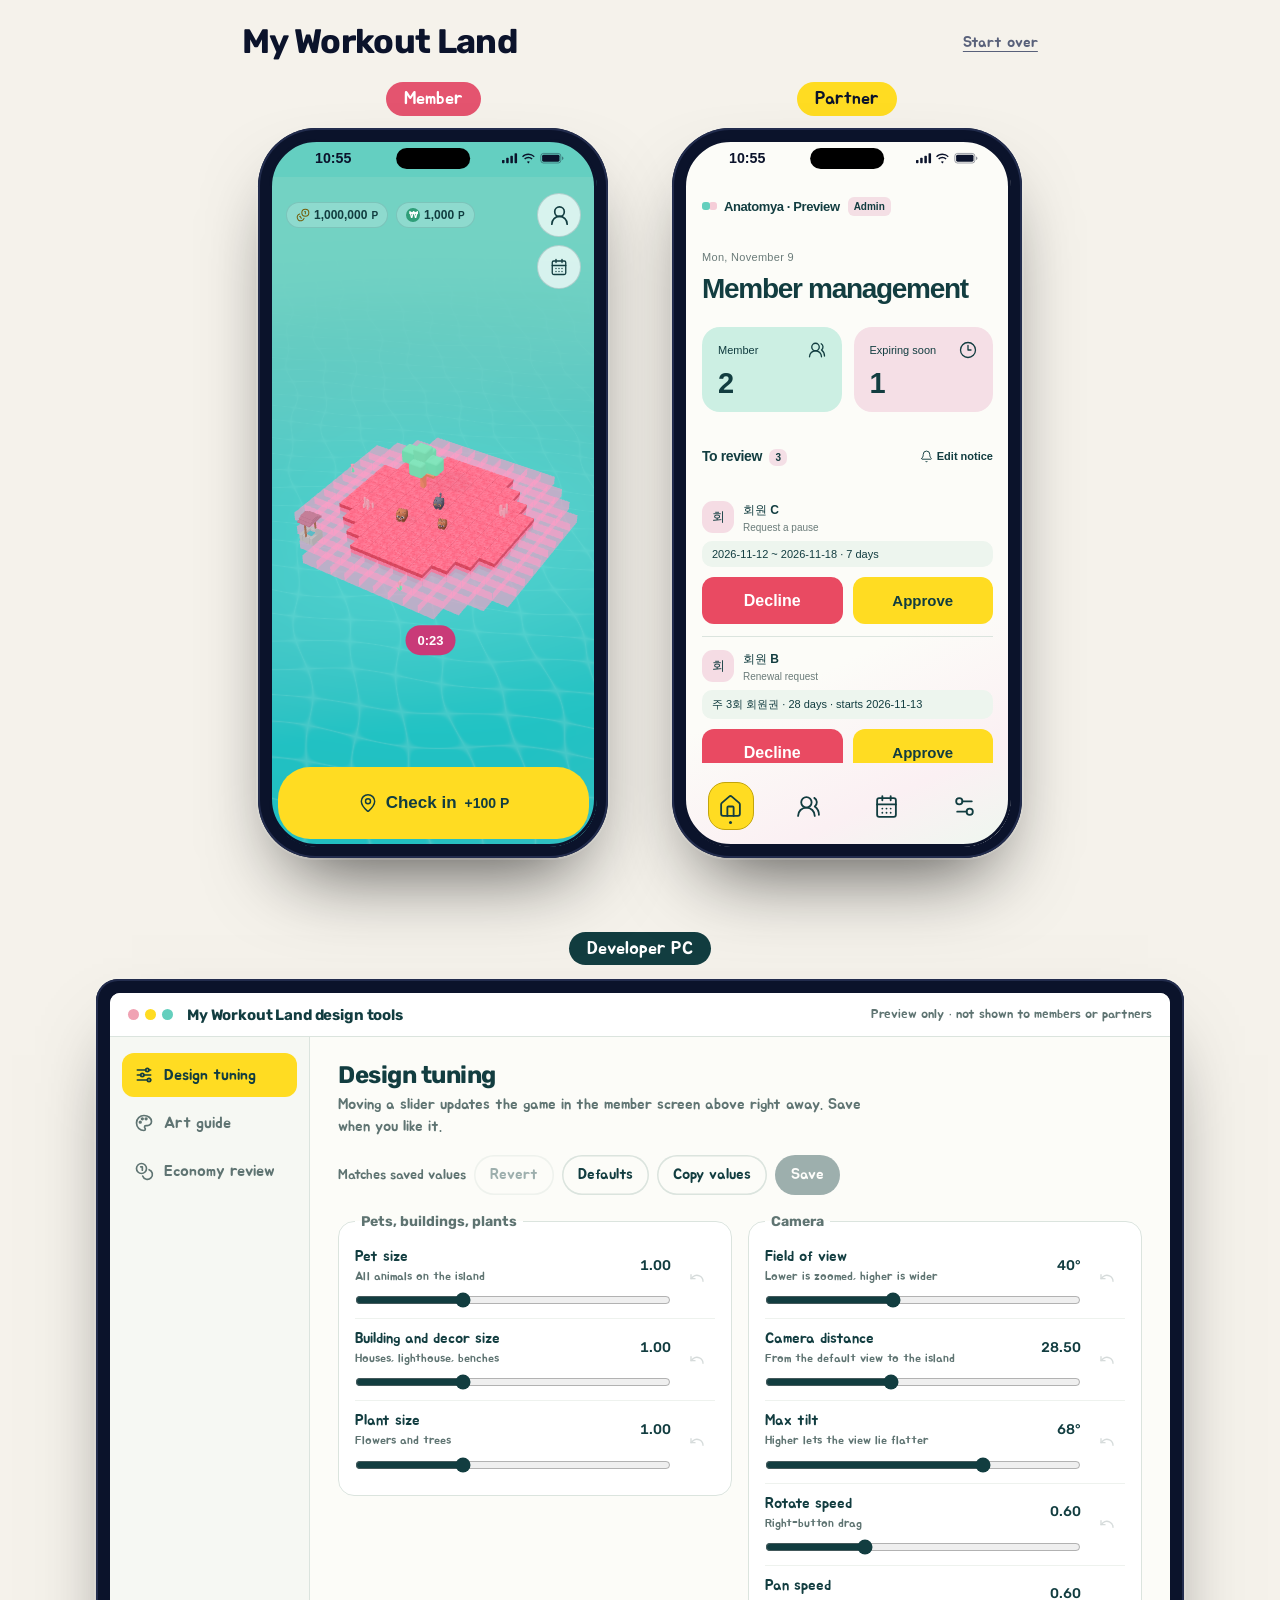
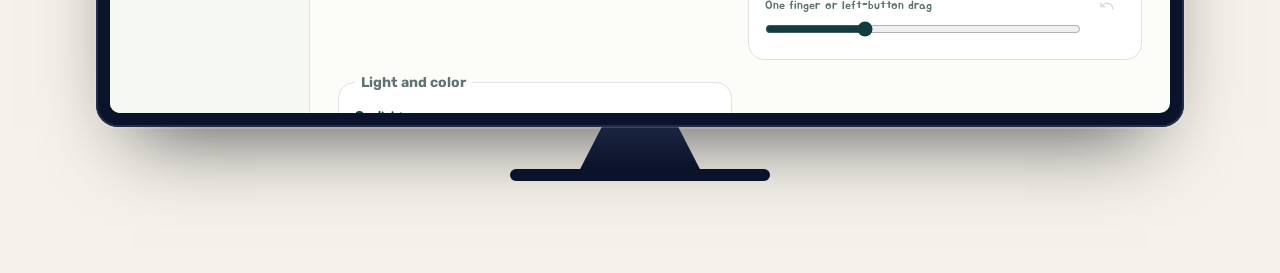
<file: docs/index.html>
<!doctype html>
<html lang="ko">
<head>
<script src="assets/i18n.js"></script>
<meta charset="utf-8">
<meta name="viewport" content="width=device-width, initial-scale=1, viewport-fit=cover">
<title>My Workout Land</title>
<meta name="description" content="운동할수록 자라는 나만의 섬, My Workout Land 시연">
<meta name="theme-color" content="#F5F2EB">
<link rel="preconnect" href="https://fonts.googleapis.com">
<link rel="preconnect" href="https://fonts.gstatic.com" crossorigin>
<link href="https://fonts.googleapis.com/css2?family=Jua&family=Rubik:wght@500;700&display=swap" rel="stylesheet">
<link rel="stylesheet" href="style.css">
<link rel="stylesheet" href="devtools/devtools.css">
</head>
<body>
<main class="stage">
  <header class="top">
    <h1>My Workout Land</h1>
    <button class="reset" id="reset" type="button">처음부터 다시</button>
  </header>

  <div class="phones">
  <div class="demo demo-member">
    <p class="role">회원</p>
    <div class="phone">
      <i class="phone-rim" aria-hidden="true"></i>
      <div class="screen">
        <div class="phone-status" aria-hidden="true">
          <span class="phone-status-clock clock">9:41</span>
          <i class="phone-status-camera"></i>
          <span class="phone-status-icons">
            <svg class="phone-status-signal" viewBox="0 0 18 12"><rect x="0" y="8" width="3" height="4" rx=".8"/><rect x="5" y="5.5" width="3" height="6.5" rx=".8"/><rect x="10" y="3" width="3" height="9" rx=".8"/><rect x="15" y="0" width="3" height="12" rx=".8"/></svg>
            <svg class="phone-status-wifi" viewBox="0 0 17 12"><path d="M8.5 2.3c2.4 0 4.6.9 6.2 2.5l1.1-1.2A10.4 10.4 0 0 0 8.5.6C5.7.6 3.1 1.7 1.2 3.6l1.1 1.2a8.8 8.8 0 0 1 6.2-2.5Zm0 3.7c1.4 0 2.7.5 3.7 1.5l1.2-1.2a7 7 0 0 0-9.8 0l1.2 1.2c1-1 2.3-1.5 3.7-1.5Zm0 3.5c-.7 0-1.3.3-1.7.7l1.7 1.8 1.7-1.8c-.4-.4-1-.7-1.7-.7Z"/></svg>
            <svg class="phone-status-battery" viewBox="0 0 27 12"><rect x=".5" y=".5" width="23" height="11" rx="3" fill="none" stroke="currentColor" opacity=".45"/><rect x="2" y="2" width="20" height="8" rx="1.7"/><path d="M25 4v4c.8-.3 1.5-1.1 1.5-2S25.8 4.3 25 4Z" opacity=".5"/></svg>
          </span>
        </div>
        <iframe id="game" src="land/index.html" title="My Workout Land 게임" allow="accelerometer; gyroscope"></iframe>
        <div class="booking-layer" id="booking-layer" inert>
          <button class="booking-back" id="booking-back" type="button" aria-label="섬으로 돌아가기">
            <svg viewBox="0 0 24 24" fill="none" stroke="currentColor" stroke-width="2.2" stroke-linecap="round" stroke-linejoin="round" aria-hidden="true"><path d="m12 19-7-7 7-7"/><path d="M19 12H5"/></svg>
          </button>
          <p class="booking-title" id="booking-title"></p>
          <iframe id="booking" title="회원 화면"></iframe>
        </div>
        <iframe id="member-entry" title="회원 로그인" hidden></iframe>
        <div class="member-dialog" id="notice-dialog" role="dialog" aria-modal="true" aria-labelledby="notice-dialog-title" hidden>
          <div class="member-dialog-card notice-dialog-card">
            <h2 id="notice-dialog-title"></h2>
            <p id="notice-dialog-body"></p>
            <button type="button" id="notice-dialog-close">확인</button>
          </div>
        </div>
        <div class="member-dialog" id="member-dialog" role="alertdialog" aria-modal="true" aria-labelledby="member-dialog-title" aria-describedby="member-dialog-body" hidden>
          <div class="member-dialog-card">
            <h2 id="member-dialog-title"></h2>
            <p id="member-dialog-body"></p>
            <div class="member-dialog-actions">
              <button type="button" id="member-dialog-cancel">취소</button>
              <button type="button" id="member-dialog-ok">확인</button>
            </div>
          </div>
        </div>
      </div>
    </div>
  </div>
  <div class="demo demo-partner">
    <p class="role">제휴사</p>
    <div class="phone">
      <i class="phone-rim" aria-hidden="true"></i>
      <div class="screen">
        <div class="phone-status" aria-hidden="true">
          <span class="phone-status-clock clock">9:41</span>
          <i class="phone-status-camera"></i>
          <span class="phone-status-icons">
            <svg class="phone-status-signal" viewBox="0 0 18 12"><rect x="0" y="8" width="3" height="4" rx=".8"/><rect x="5" y="5.5" width="3" height="6.5" rx=".8"/><rect x="10" y="3" width="3" height="9" rx=".8"/><rect x="15" y="0" width="3" height="12" rx=".8"/></svg>
            <svg class="phone-status-wifi" viewBox="0 0 17 12"><path d="M8.5 2.3c2.4 0 4.6.9 6.2 2.5l1.1-1.2A10.4 10.4 0 0 0 8.5.6C5.7.6 3.1 1.7 1.2 3.6l1.1 1.2a8.8 8.8 0 0 1 6.2-2.5Zm0 3.7c1.4 0 2.7.5 3.7 1.5l1.2-1.2a7 7 0 0 0-9.8 0l1.2 1.2c1-1 2.3-1.5 3.7-1.5Zm0 3.5c-.7 0-1.3.3-1.7.7l1.7 1.8 1.7-1.8c-.4-.4-1-.7-1.7-.7Z"/></svg>
            <svg class="phone-status-battery" viewBox="0 0 27 12"><rect x=".5" y=".5" width="23" height="11" rx="3" fill="none" stroke="currentColor" opacity=".45"/><rect x="2" y="2" width="20" height="8" rx="1.7"/><path d="M25 4v4c.8-.3 1.5-1.1 1.5-2S25.8 4.3 25 4Z" opacity=".5"/></svg>
          </span>
        </div>
        <iframe id="partner" src="partner/index.html" title="My Workout Land 제휴사 화면"></iframe>
      </div>
    </div>
  </div>
  </div>
  <section class="desk" id="devtools" aria-label="My Workout Land 디자인 도구"></section>
</main>
<script src="land/land-rules.js"></script>
<script src="host.js"></script>
<script src="devtools/devtools.js"></script>
</body>
</html>
</file>
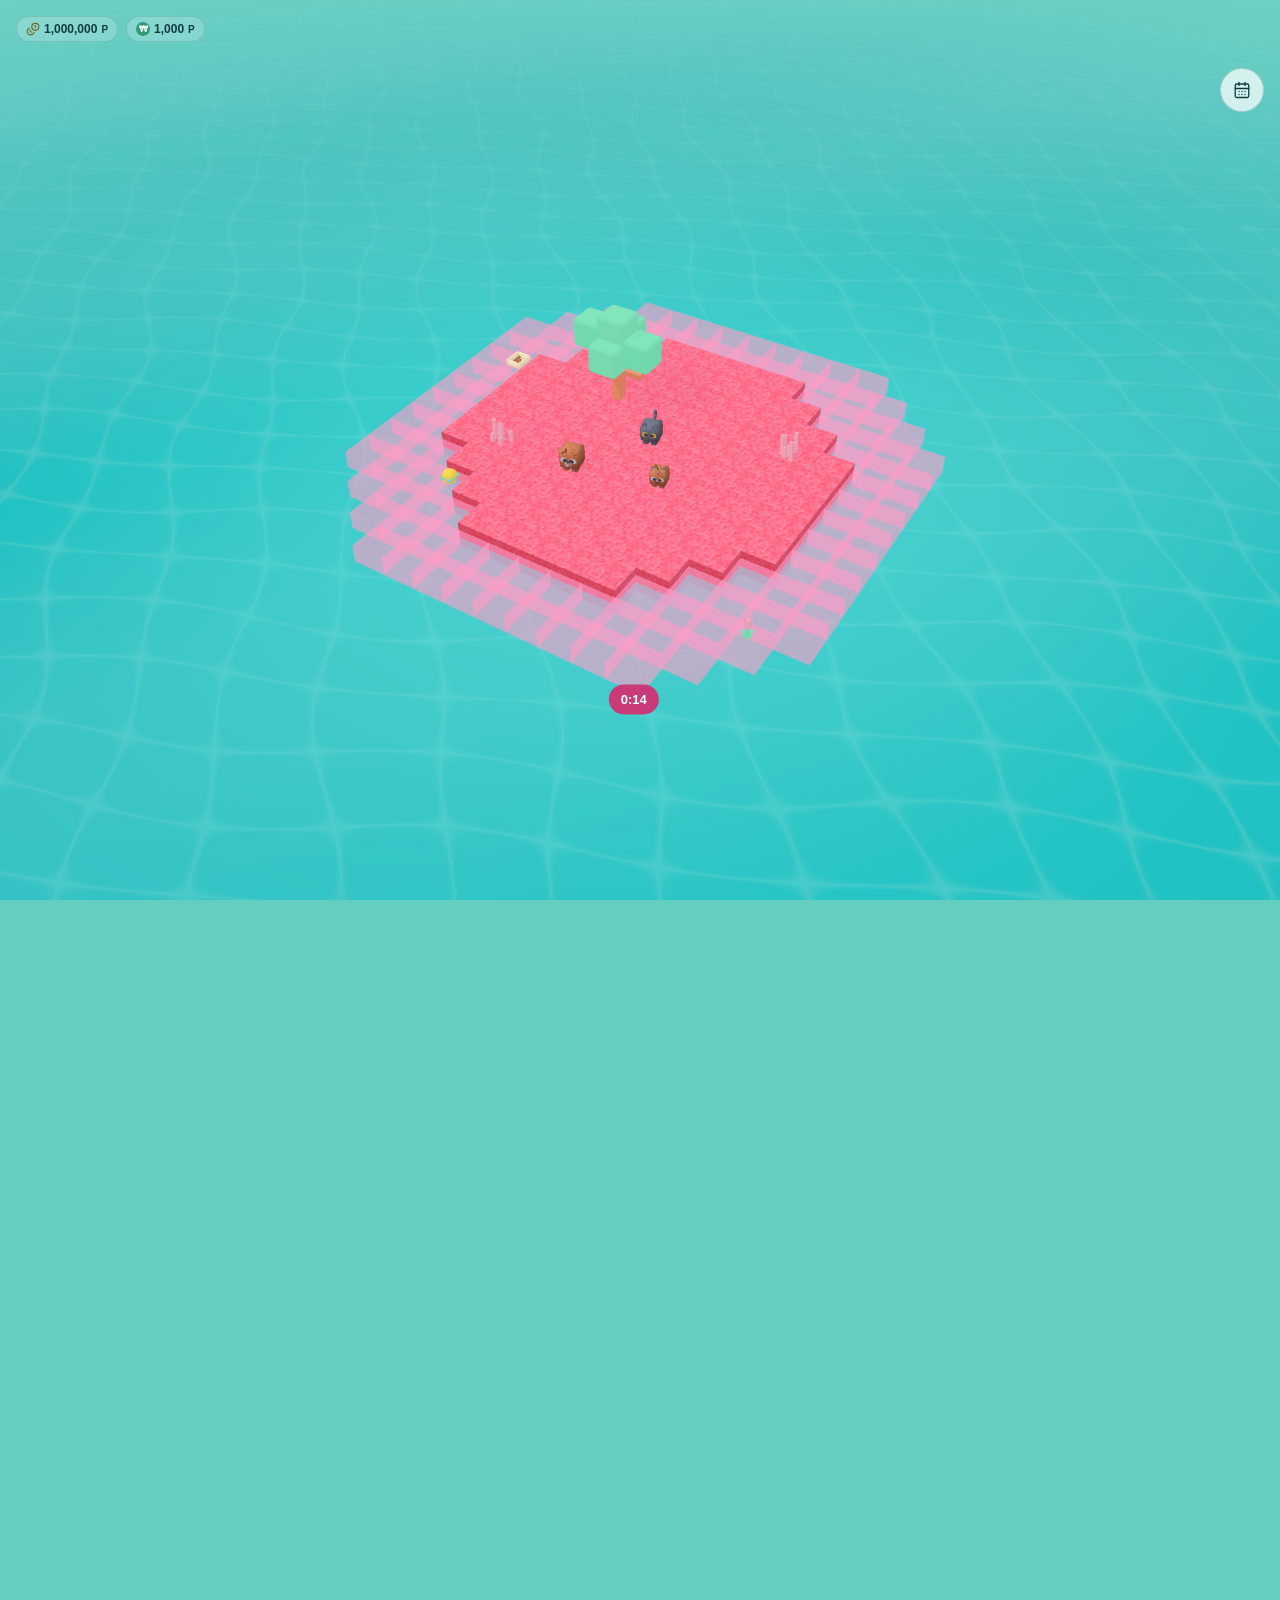
<file: docs/land/index.html>
<!doctype html><html lang="ko"><head><script src="../assets/i18n.js"></script><link rel="icon" href="data:,"><meta charset="utf-8"><meta name="viewport" content="width=device-width,initial-scale=1,viewport-fit=cover"><title>My Workout Land</title><style></style><link rel="stylesheet" href="game.css"><link rel="stylesheet" href="demo.css"><link rel="stylesheet" href="shop.css"><script defer src="../assets/icons.js"></script><script defer src="land-rules.js"></script><script defer src="sandbox-rules.js"></script><script type="importmap">{"imports":{"three":"../vendor/three/build/three.module.js"}}</script><script type="module" src="world.js"></script></head><body>
<div id="status" role="status">작은 섬을 불러오는 중…</div><div id="error" role="alert"></div>
<div id="game-ui"><header class="game-header"><strong>My Workout Land</strong><button id="point-entry" class="coin-pill" aria-label="게임 포인트"><span id="coin-symbol"></span><b id="coins">120</b><small>P</small></button><span id="cash-pill" class="coin-pill" role="img" aria-label="현금성 포인트 1,000P"><span class="cash-mark" aria-hidden="true">₩</span><b>1,000</b><small>P</small></span><button id="member-profile" class="tool small" aria-label="내 정보"></button><button id="class-booking" class="tool small" aria-label="수업 예약" title="수업 예약"></button><button id="studio-notice" class="tool small" aria-label="공지" title="공지" hidden><svg viewBox="0 0 24 24" fill="none" stroke="currentColor" stroke-width="2" stroke-linecap="round" stroke-linejoin="round" aria-hidden="true"><path d="M6 8a6 6 0 0 1 12 0c0 7 3 9 3 9H3s3-2 3-9"/><path d="M10.3 21a1.94 1.94 0 0 0 3.4 0"/></svg></button></header><button id="sandbox-toggle" class="mode-toggle" aria-pressed="false"></button><div id="hint" role="status"></div><button class="tool small" id="cancel-placement" aria-label="배치 취소" hidden></button><div id="world-actions"></div><div class="camera-tools"><button id="zoom-in" class="tool small" aria-label="확대" title="확대"></button><button id="zoom-out" class="tool small" aria-label="축소" title="축소"></button><button id="orbit-mode" class="tool small" aria-label="360도 둘러보기" title="360도 둘러보기" aria-pressed="false"></button><button id="camera-reset" class="tool small" aria-label="기본 시점" title="기본 시점"></button></div><section id="panel" aria-label="게임 메뉴" hidden></section><section id="daily-attendance" hidden><button id="daily-checkin" class="primary"><span id="attendance-icon"></span><strong id="attendance-label">출석하기</strong><span>+100 P</span></button><div id="attendance-feedback" role="status" aria-live="polite"></div><button id="cancel-checkin" class="attendance-cancel" hidden>취소</button></section><div id="attendance-effects" aria-hidden="true"></div><div id="award-announcement" class="visually-hidden" role="status" aria-live="polite"></div><nav class="game-dock" aria-label="랜드 메뉴"><button class="tool" id="shop-open" aria-label="상점" title="상점"><span class="dock-icon" data-icon="ShoppingBag"></span></button><button class="tool" data-tool="plant" aria-label="씨앗 심기" title="씨앗 심기" aria-pressed="false"><span class="dock-icon" data-icon="Sprout"></span><small id="seed-count">3</small></button><button class="tool" data-tool="decorate" aria-label="꾸미기" title="꾸미기" aria-pressed="false"><span class="dock-icon" data-icon="Paintbrush"></span></button><button class="tool" data-tool="pets" aria-label="동물" title="동물" aria-pressed="false"><span class="dock-icon" data-icon="PawPrint"></span></button><button class="tool" data-tool="shop" aria-label="상점 Buy Sell" title="상점 Buy Sell" aria-pressed="false"><span class="dock-icon" data-icon="ShoppingBag"></span><small id="basket-count" hidden>0</small></button></nav></div><div id="game-toast" role="status" aria-live="polite"></div>
<script>window.addEventListener('error',function(){var e=document.getElementById('error');e.style.display='block';e.textContent=I18n.fromSource('3D 화면을 열지 못했어요. 홈으로 돌아간 뒤 다시 열어 주세요.');});</script><script>I18n.applyDom();</script></body></html>
</file>
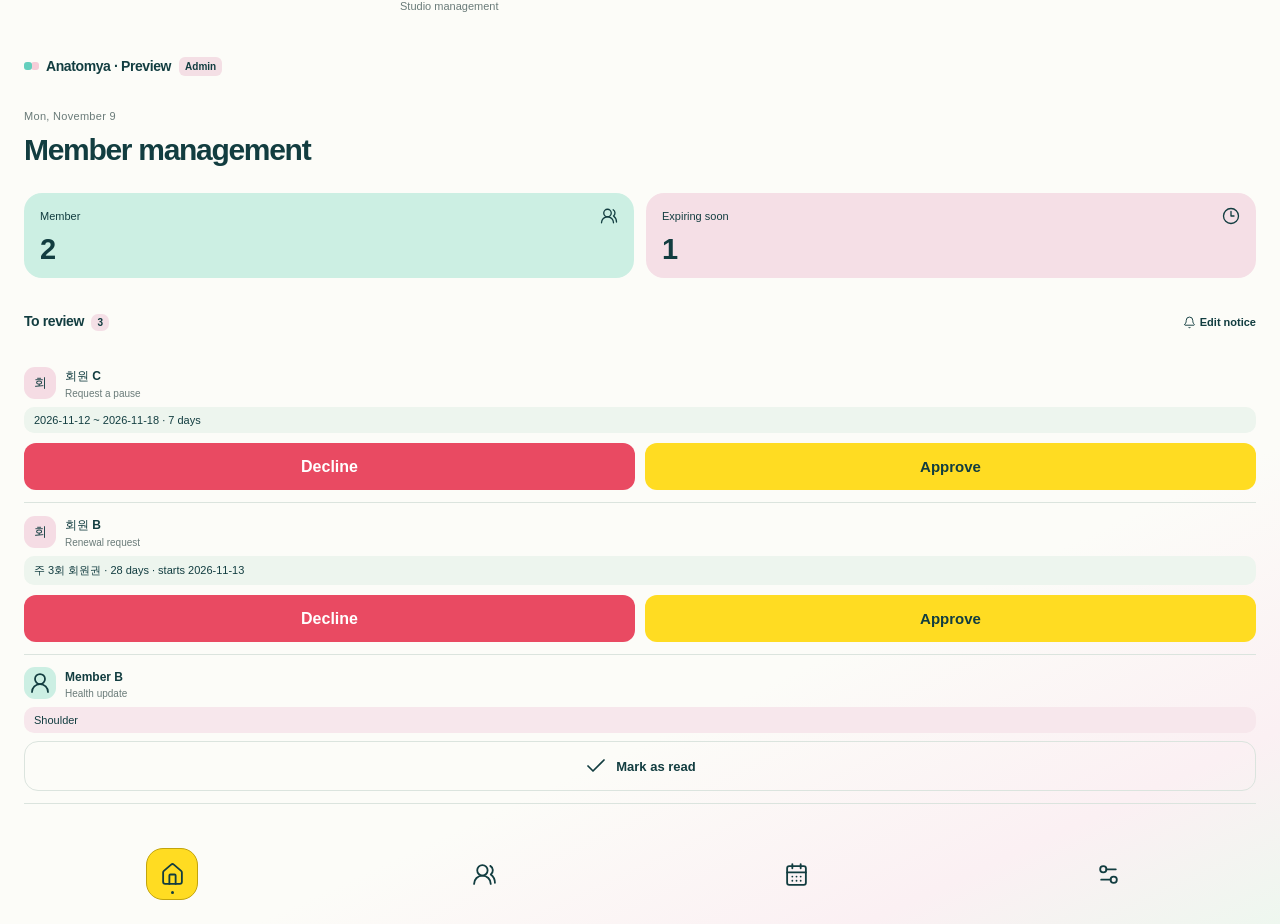
<file: docs/partner/index.html>
<!doctype html><html lang="ko"><head><script src="../assets/i18n.js"></script><meta charset="utf-8"><link rel="icon" href="data:,"><meta name="viewport" content="width=device-width,initial-scale=1,viewport-fit=cover"><meta name="theme-color" content="#fcfcf8"><title>My Workout Land 제휴사</title><link rel="stylesheet" href="styles.css"><link rel="stylesheet" href="member-pass.css"><link rel="stylesheet" href="member-auth.css"><script defer src="../assets/icons.js"></script><script defer src="membership.js"></script><script defer src="schedule-engine.js"></script><script defer src="scheduling.js"></script><script defer src="../land/land-rules.js"></script><script defer src="group-classes.js"></script><script defer src="instructors.js"></script><script defer src="geo-attendance.js"></script><script defer src="device-session.js"></script><script defer src="partners.js"></script><script defer src="range-calendar.js"></script><script defer src="membership-plans.js"></script><script defer src="member-pass.js"></script><script defer src="member-auth.js"></script><script defer src="app-entry.js"></script><script defer src="app.js"></script><style>html,body{margin:0;background:#fcfcf8}.studio-header,.studio-footer,[data-action="entry"]{display:none!important}.studio{max-width:none!important;padding:0!important;margin:0!important}.preview-grid{display:block!important;max-width:none!important;margin:0!important}.app-shell{height:100dvh!important;min-height:0!important;border:0!important;border-radius:0!important;box-shadow:none!important}.booking-view .app-header,.booking-view nav{display:none!important}.booking-view .member-home{padding-top:4px}.booking-view .group-booking-home .section-title h3{display:none}.booking-view .group-booking-home .section-title{justify-content:flex-end}h2:focus{outline:none}*{scrollbar-width:none!important}*::-webkit-scrollbar{display:none!important;width:0!important;height:0!important}</style></head><body>
<header class="studio-header"><a class="wordmark" href="index.html" aria-label="처음 화면"><span class="brand-mark" aria-hidden="true"></span>NUTAKEAI<span class="wordmark-divider">/</span><span class="wordmark-sub">My Workout Land</span></a><span class="demo-badge"><span></span>가상 데이터 · 시안</span></header>
<main class="studio"><section id="role-entry" class="role-entry" aria-label="이용자 선택"></section><section id="session-view" hidden><p class="session-caption" id="session-caption"></p><section class="preview-grid" aria-label="선택한 앱 화면"><section class="preview-column" data-column="0" hidden><span id="label-0" class="sr-only">회원</span><div id="app-0" class="app-shell" aria-label="회원 앱 시안"></div></section><section class="preview-column" data-column="1" hidden><span id="label-1" class="sr-only">관리자</span><div id="app-1" class="app-shell" aria-label="관리자 앱 시안"></div></section></section></section><footer class="studio-footer"><p>가상 시안 · 게임과 오늘 출석만 이 기기에 저장됩니다.</p><button id="reset-demo" class="text-button">시안 처음부터</button><a href="현재메뉴-운영구조.html">시안 안내</a></footer></main>
<dialog id="sheet" aria-labelledby="sheet-title"><div class="sheet-handle" aria-hidden="true"></div><div id="sheet-content"></div></dialog><div id="toast" role="status" aria-live="polite"></div><script>I18n.applyDom();</script></body></html>
</file>
<file: docs/style.css>
:root{
  --phone-w:min(418px,calc((100dvh - 170px)/2.0865),calc((100vw - 104px)/2));
  --ink:#0B132B;--sand:#F5F2EB;--coral:#E4546F;--coral-deep:#C43A58;--mint:#58DCC3;--teal:#146C7E;--leaf:#5CCB95;
  --sans:"Jua","Noto Sans KR",-apple-system,BlinkMacSystemFont,"Apple SD Gothic Neo","Malgun Gothic",sans-serif;
  --display:"Rubik","Noto Sans KR",system-ui,sans-serif;
}
*{box-sizing:border-box}
html,body{margin:0;min-height:100%}
body{background:var(--sand);color:var(--ink);font-family:var(--sans);word-break:keep-all;-webkit-tap-highlight-color:transparent}
button{font:inherit;color:inherit;border:0;background:none;padding:0;cursor:pointer;touch-action:manipulation}
button:focus-visible{outline:2px solid var(--ink);outline-offset:2px}

.reset{font-size:15px;color:#59617a;text-decoration:underline;text-underline-offset:4px;padding:10px 0;min-height:44px}
.reset:hover{color:var(--ink)}

/* ── 폰 틀: aboardfit.com 목업(.phone/.screen/.phone-rim) 그대로 ── */
.demo{display:flex;flex-direction:column;align-items:center;flex:none}
.phone{position:relative;isolation:isolate;container-type:inline-size;display:grid;width:var(--phone-w);padding:0;background:transparent}
.phone::before{content:'';position:absolute;inset:0;z-index:-1;border-radius:16.66667cqw;background:#0B132B;pointer-events:none;
  box-shadow:0 0 0 2px rgba(245,242,235,.18),0 40px 80px -30px rgba(0,0,0,.7),inset 0 0 0 2px #222c4d}
.screen{position:relative;width:93.33333%;height:auto;aspect-ratio:390/844;margin:3.33333cqw auto;border-radius:13.33333cqw;overflow:hidden;background:#0B132B;clip-path:inset(0 round 13.33333cqw);container-type:inline-size;--phone-status-height:5.21327%}
.phone-rim{position:absolute;inset:calc(3.33333cqw - 1px);z-index:2;border:3px solid #0B132B;border-radius:calc(13.33333cqw + 1px);pointer-events:none}
.phone-status{position:absolute;z-index:2;inset:0 0 auto;height:var(--phone-status-height);display:grid;grid-template-columns:1fr 22.5641cqw 1fr;align-items:center;padding:0;background:#64CFC1;color:#0B132B;font:600 4.35897cqw/1 -apple-system,BlinkMacSystemFont,"Segoe UI",sans-serif;font-variant-numeric:tabular-nums;pointer-events:none;user-select:none}
.phone-status-clock{grid-column:1;justify-self:center}
.phone-status-camera{position:absolute;left:50%;top:50%;transform:translate(-50%,-50%);width:22.5641cqw;height:6.15385cqw;border-radius:999px;background:#000}
.phone-status-icons{grid-column:3;justify-self:center;display:flex;align-items:center;gap:1.02564cqw}
.phone-status-icons svg{display:block;height:3.2cqw;fill:currentColor;overflow:visible}
.phone-status-signal{width:4.61538cqw}
.phone-status-wifi{width:5.12821cqw}
.phone-status-battery{width:7.4359cqw}


@media (prefers-reduced-motion:reduce){*{animation:none!important;transition:none!important}}

/* 게임: 상태바 아래 전체를 iframe으로 채운다(사이트 목업의 video 배치와 같은 방식) */
#game{position:absolute;inset:var(--phone-status-height) 0 0;width:100%;height:calc(100% - var(--phone-status-height));border:0;display:block;background:#64CFC1}

/* 회원용·제휴사용 두 대 배치 */
.stage{min-height:100dvh;display:flex;flex-direction:column;align-items:center;justify-content:center;gap:18px;padding:20px 24px}
.top{width:100%;max-width:calc(var(--phone-w)*2 + 96px);display:flex;align-items:center;justify-content:space-between;gap:16px}
h1{margin:0;font:700 34px/1.1 var(--display);letter-spacing:-.02em}
.phones{display:flex;justify-content:center;gap:clamp(24px,5vw,96px)}
.demo{gap:12px}
.role{margin:0;padding:7px 18px 5px;border-radius:999px;font-size:18px;line-height:1.2;background:var(--coral);color:#fff}
.demo-partner .role{background:#FFDC22;color:var(--ink)}
.demo-partner #partner{background:#FCFCF8}
#partner{position:absolute;inset:var(--phone-status-height) 0 0;width:100%;height:calc(100% - var(--phone-status-height));border:0;display:block}

@media (max-width:860px){
  :root{--phone-w:min(418px,calc(100vw - 16px))}
  .stage{justify-content:flex-start;padding:16px 8px 32px}
  .top{padding:0 8px}
  h1{font-size:26px}
  .phones{flex-direction:column;align-items:center;gap:32px}
}

/* 회원 폰: 수업 예약 화면 */
.booking-layer{position:absolute;inset:var(--phone-status-height) 0 0;z-index:1;background:#FCFCF8;transform:translateX(100%);visibility:hidden;transition:transform .36s cubic-bezier(.32,.72,0,1),visibility 0s .36s}
.booking-layer.open{transform:none;visibility:visible;transition:transform .36s cubic-bezier(.32,.72,0,1)}
#booking{display:block;width:100%;height:100%;border:0;background:#FCFCF8}
.booking-back{position:absolute;z-index:1;top:12px;left:12px;width:44px;height:44px;display:grid;place-items:center;border-radius:50%;color:#123D40}
.booking-back svg{width:24px;height:24px}
.booking-title{position:absolute;z-index:1;top:12px;left:60px;right:60px;margin:0;height:44px;display:grid;place-items:center;font:700 16px/1 var(--sans);color:#123D40;pointer-events:none}
#booking{height:calc(100% - 56px);margin-top:56px}
.member-dialog{position:absolute;inset:0;z-index:5;display:grid;place-items:center;padding:24px;background:rgba(18,61,64,.5)}
.member-dialog[hidden]{display:none}
.member-dialog-card{width:100%;max-width:300px;padding:24px 20px 16px;border-radius:16px;background:#FFFDF8;color:#123D40;text-align:center}
.member-dialog-card h2{margin:0;font:700 17px/1.3 var(--sans)}
.member-dialog-card p{margin:8px 0 18px;font-size:14px;line-height:1.45}
.member-dialog-actions{display:grid;grid-template-columns:1fr 1fr;gap:8px}
.member-dialog-actions button{min-height:46px;border-radius:12px;font-size:15px}
#member-dialog-cancel{background:#123D4012}
#member-dialog-ok{background:#E94A62;color:#fff}
#member-entry{position:absolute;z-index:1;inset:var(--phone-status-height) 0 0;width:100%;height:calc(100% - var(--phone-status-height));border:0;background:#64CFC1}
#member-entry[hidden]{display:none}
.demo-partner .phone-status{background:#FCFCF8}
.demo-partner.is-entry .phone-status{background:#64CFC1}
.demo-member .phone-status{transition:background-color .36s cubic-bezier(.32,.72,0,1)}
.demo-member .screen:has(.booking-layer.open) .phone-status{background:#FCFCF8}
.demo-partner .phone-status::after{content:"";position:absolute;inset:0;background:#102d2e3d;opacity:0;pointer-events:none}
.demo-partner.sheet-open .phone-status::after{opacity:1}
.notice-dialog-card{text-align:left;max-height:70%;overflow:auto;scrollbar-width:none}
.notice-dialog-card p{white-space:pre-line;overflow-wrap:anywhere}
#notice-dialog-close{width:100%;min-height:46px;border-radius:12px;background:#FFDC22;color:#123D40;font-size:15px;font-weight:700}

/* 게임 중앙 팝업·뽑기 연출의 딤이 상태바까지 덮는다 */
.demo-member .phone-status::after{content:"";position:absolute;inset:0;background:#123d4066;opacity:0;pointer-events:none}
.demo-member.land-dim .phone-status::after{opacity:1}
.demo-member.land-dim-strong .phone-status::after{opacity:1;background:#0d2a2df2}
</file>
<file: docs/devtools/devtools.css>
/* 개발용 PC 화면. 휴대폰 목업 아래에 놓는 모니터 */
.desk{
  --dev-ink:#123d40;--dev-muted:#5f7472;--dev-line:#dbe4de;--dev-paper:#fcfcf8;--dev-mint:#64cfbd;--dev-mint-soft:#e3f6f0;
  --dev-yellow:#ffdc22;--dev-coral:#e4546f;--dev-pink-soft:#fbe7ed;
  display:flex;flex-direction:column;align-items:center;width:min(1120px,100%);margin:56px auto 72px;padding:0 16px
}
.desk .role-dev{margin-bottom:14px;background:#123d40;color:#fff}
.monitor{width:100%;padding:14px;border-radius:22px;background:#0b132b;box-shadow:0 0 0 2px rgba(245,242,235,.18),0 40px 80px -36px rgba(0,0,0,.7),inset 0 0 0 2px #222c4d}
.monitor-screen{display:flex;flex-direction:column;height:min(720px,82vh);min-height:560px;overflow:hidden;border-radius:10px;background:var(--dev-paper);color:var(--dev-ink)}
.monitor-stand{display:flex;flex-direction:column;align-items:center}
.monitor-stand::before{content:'';width:120px;height:42px;background:linear-gradient(#1b2541,#0b132b);clip-path:polygon(18% 0,82% 0,100% 100%,0 100%)}
.monitor-stand i{width:260px;height:12px;border-radius:999px;background:#0b132b;box-shadow:0 18px 30px -12px rgba(11,19,43,.5)}

.dev-bar{display:flex;align-items:center;gap:14px;min-height:44px;padding:0 18px;border-bottom:1px solid var(--dev-line);background:#fff}
.dev-bar strong{font:700 15px/1.2 var(--display);letter-spacing:-.01em}
.dev-bar small{margin-left:auto;color:var(--dev-muted);font-size:13px}
.dev-dots{display:flex;gap:6px}.dev-dots i{width:11px;height:11px;border-radius:50%;background:#f0a2b3}.dev-dots i+i{background:var(--dev-yellow)}.dev-dots i+i+i{background:var(--dev-mint)}

.dev-body{display:grid;grid-template-columns:200px minmax(0,1fr);flex:1;min-height:0}
.dev-tabs{display:flex;flex-direction:column;gap:4px;padding:16px 12px;border-right:1px solid var(--dev-line);background:#f6f8f3}
.dev-tabs button{display:flex;align-items:center;gap:10px;min-height:44px;padding:0 12px;border-radius:12px;color:var(--dev-muted);font-size:16px;text-align:left;transition:background .15s,color .15s}
.dev-tabs button:hover{background:#eef3ee;color:var(--dev-ink)}
.dev-tabs button[aria-selected="true"]{background:var(--dev-yellow);color:var(--dev-ink)}
.dev-tabs button:active{transform:scale(.98)}
.dev-icon{width:20px;height:20px;flex:none}

.dev-panel{overflow:auto;padding:24px 28px 32px;font-size:15px}
.dev-head{display:flex;flex-wrap:wrap;align-items:flex-end;justify-content:space-between;gap:16px;margin-bottom:20px}
.dev-head h2{margin:0 0 4px;font:700 24px/1.2 var(--display);letter-spacing:-.02em}
.dev-head p{margin:0;max-width:60ch;color:var(--dev-muted);line-height:1.5}
.dev-actions{display:flex;flex-wrap:wrap;align-items:center;gap:8px}
.dev-status{font-size:14px;color:var(--dev-muted)}
.dev-status.warn{color:var(--dev-coral)}
.dev-btn{min-height:40px;padding:0 16px;border-radius:999px;font-size:15px;white-space:nowrap;transition:transform .12s,background .15s}
.dev-btn.primary{background:var(--dev-ink);color:#fff}
.dev-btn.ghost{box-shadow:inset 0 0 0 1.5px var(--dev-line)}
.dev-btn.ghost:hover:not(:disabled){background:#f0f4ef}
.dev-btn:active:not(:disabled){transform:scale(.97)}
.dev-btn:disabled{opacity:.4;cursor:default}
.dev-panel :focus-visible,.dev-tabs :focus-visible{outline:2px solid var(--dev-ink);outline-offset:2px}

.tune-groups{display:grid;grid-template-columns:repeat(auto-fit,minmax(300px,1fr));gap:16px;align-items:start}
.tune-group{margin:0;padding:8px 16px 12px;border:1px solid var(--dev-line);border-radius:16px;background:#fff}
.tune-group legend{padding:0 6px;font:700 14px/1 var(--display);color:var(--dev-muted)}
.tune-row{display:grid;grid-template-columns:minmax(0,1fr) 56px 36px;grid-template-areas:"label out reset" "input input reset";align-items:center;column-gap:8px;padding:10px 0;border-top:1px solid #eef2ee}
.tune-group legend+.tune-row{border-top:0}
.tune-row label{grid-area:label;display:flex;flex-direction:column;gap:2px}
.tune-row label small{color:var(--dev-muted);font-size:12px;line-height:1.35}
.tune-row output{grid-area:out;text-align:right;font:500 14px/1 var(--display);font-variant-numeric:tabular-nums}
.tune-row.changed output{color:var(--dev-coral)}
.tune-row input[type=range]{grid-area:input;width:100%;accent-color:var(--dev-ink);margin:8px 0 0}
.tune-row input[type=color]{grid-area:input;width:100%;height:32px;margin-top:6px;padding:2px;border:1px solid var(--dev-line);border-radius:8px;background:#fff}
.tune-default{grid-area:reset;display:grid;place-items:center;width:36px;height:36px;border-radius:50%;color:var(--dev-muted)}
.tune-default:hover:not(:disabled){background:#f0f4ef;color:var(--dev-ink)}
.tune-default:disabled{opacity:.25;cursor:default}
.tune-default .dev-icon{width:16px;height:16px}

.dev-note{display:flex;gap:8px;align-items:flex-start;margin:20px 0 0;color:var(--dev-muted);font-size:13px;line-height:1.5}
.dev-note .dev-icon{width:16px;height:16px;margin-top:2px}
.dev-empty{display:grid;place-items:center;gap:8px;height:100%;color:var(--dev-muted);text-align:center}
.dev-muted{color:var(--dev-muted);font-size:13px;line-height:1.5}

.art-grid,.eco-grid{display:grid;grid-template-columns:repeat(auto-fit,minmax(280px,1fr));gap:16px;align-items:start}
.dev-card{padding:16px 18px;border:1px solid var(--dev-line);border-radius:16px;background:#fff;min-width:0}
.dev-card.wide{grid-column:1/-1}
.dev-card h3{margin:0 0 12px;font:700 15px/1.2 var(--display)}
.dev-card h3:not(:first-child){margin-top:18px}
.swatches{display:grid;gap:8px;margin:0;padding:0;list-style:none}
.swatches.compact{grid-template-columns:repeat(2,minmax(0,1fr))}
.swatch{display:grid;grid-template-columns:28px minmax(0,1fr) auto;align-items:center;gap:10px}
.swatch i{width:28px;height:28px;border-radius:8px;box-shadow:inset 0 0 0 1px rgba(18,61,64,.12)}
.swatch code{font:500 12px/1 ui-monospace,Consolas,monospace;color:var(--dev-muted)}
.ratios{display:grid;gap:8px;margin:0}
.ratios div{display:flex;justify-content:space-between;gap:12px;padding-bottom:8px;border-bottom:1px solid #eef2ee}
.ratios dt{color:var(--dev-muted)}
.ratios dd{margin:0;font-variant-numeric:tabular-nums;text-align:right}
.rules{display:grid;gap:8px;margin:0;padding:0;list-style:none}
.rules li{display:flex;gap:8px;line-height:1.45}
.rules .dev-icon{width:18px;height:18px;color:#2f9e86;margin-top:1px}

.dev-input{display:flex;align-items:center;gap:8px;font-size:14px;color:var(--dev-muted)}
.dev-input input{width:96px;min-height:40px;padding:0 10px;border:1.5px solid var(--dev-line);border-radius:10px;font:500 15px var(--display);color:var(--dev-ink);text-align:right}
.checks{display:grid;gap:8px;margin:0 0 20px;padding:0;list-style:none}
.checks li{display:flex;align-items:center;gap:12px;padding:10px 14px;border-radius:12px;background:#fff;border:1px solid var(--dev-line);line-height:1.45}
.badge{display:inline-flex;align-items:center;gap:4px;flex:none;min-width:64px;padding:4px 10px;border-radius:999px;font-size:13px}
.badge .dev-icon{width:14px;height:14px}
.badge.ok{background:var(--dev-mint-soft);color:#1d7766}
.badge.warn{background:var(--dev-pink-soft);color:#a8344c}
.badge.info{background:#eef1f6;color:#4a5878}
.dev-card table{width:100%;border-collapse:collapse;font-variant-numeric:tabular-nums}
.dev-card th,.dev-card td{padding:8px 6px;border-bottom:1px solid #eef2ee;text-align:right;white-space:nowrap}
.dev-card th[scope=row],.dev-card thead th:first-child{text-align:left}
.dev-card thead th{color:var(--dev-muted);font-weight:400;font-size:13px}
.dev-card table+.ratios,.dev-card table+p{margin-top:12px}
.table-scroll{max-height:260px;overflow:auto}

@media (max-width:760px){
  .desk{margin-top:40px;padding:0}
  .monitor{padding:8px;border-radius:16px}
  .monitor-screen{height:auto;min-height:0}
  .dev-body{grid-template-columns:1fr}
  .dev-tabs{flex-direction:row;overflow-x:auto;border-right:0;border-bottom:1px solid var(--dev-line);padding:10px}
  .dev-tabs button{flex:none}
  .dev-bar small{display:none}
  .dev-panel{padding:18px 16px 24px}
}
@media (prefers-reduced-motion:reduce){.dev-tabs button,.dev-btn{transition:none}}
</file>
<file: docs/land/game.css>
:root{font-family:-apple-system,BlinkMacSystemFont,"Apple SD Gothic Neo",sans-serif;color:#123d40;--yellow:#ffdc22;--ink:#123d40}*{box-sizing:border-box}html,body{width:100%;height:100%;margin:0;overflow:hidden;background:#64cfc1}canvas{display:block;width:100%;height:100%;touch-action:none;outline:0}button,input{font:inherit;color:inherit}button{cursor:pointer;-webkit-tap-highlight-color:transparent}button:disabled{cursor:default;opacity:.45}button:focus-visible{outline:3px solid var(--ink);outline-offset:4px}.icon{width:26px;height:26px;fill:none;stroke:currentColor;stroke-width:1.75;stroke-linecap:round;stroke-linejoin:round;flex-shrink:0}#game-ui{position:absolute;inset:0;pointer-events:none;display:flex;flex-direction:column;z-index:2}#game-ui button,#panel{pointer-events:auto}.game-header{display:flex;align-items:center;justify-content:space-between;padding:20px 16px 12px;gap:8px}.game-header strong{font-size:13px;letter-spacing:-.3px}.coin-pill{display:flex;align-items:center;gap:5px;border:1px solid #123d4024;border-radius:18px;padding:7px 10px;background:#ffffff32;min-width:65px;font-size:13px}.coin-pill .icon{width:18px;height:18px;stroke:#735c06}.coin-pill>span{display:flex}.tool{display:grid;place-items:center;position:relative;width:54px;height:54px;border:1px solid #123d4026;border-radius:17px;background:transparent;color:var(--ink)}.tool .dock-icon{display:flex}.tool.small{width:38px;height:38px;border-radius:12px}.tool.small .icon{width:18px;height:18px}.tool[aria-pressed="true"]{background:var(--yellow);border-color:#bfa40c}.tool[aria-pressed="true"]:after{content:"";width:3px;height:3px;background:var(--ink);position:absolute;bottom:5px;border-radius:50%}.tool small{position:absolute;right:-4px;top:-4px;display:grid;place-items:center;font-size:10px;min-width:19px;height:19px;border-radius:9px;border:1px solid #123d4026;background:#fff9e4}.tool small[hidden]{display:none}.game-dock{margin-top:auto;display:flex;justify-content:space-around;padding:18px 16px max(22px,env(safe-area-inset-bottom));background:transparent;border:0}.camera-tools{position:absolute;right:16px;top:94px;display:flex;flex-direction:column;gap:8px}#hint{align-self:center;padding:8px 13px;border:1px solid #123d401c;border-radius:14px;font-size:11px;background:#ffffff36;max-width:calc(100% - 72px);line-height:1.6;text-align:center}#hint:empty{display:none}#status{position:absolute;inset:0;display:grid;place-items:center;font-size:13px;background:#64cfc1;z-index:10}#error{position:absolute;display:none;top:25%;left:16px;right:16px;padding:24px;line-height:1.8;background:#fff5eb;border-radius:20px;z-index:11;font-size:13px}#panel{position:absolute;bottom:104px;left:16px;right:16px;max-height:calc(100% - 220px);overflow:auto;padding:16px;border:1px solid #123d4066;border-radius:24px;background:#ffffff18;box-shadow:0 5px 20px #123d4008;scrollbar-width:thin}#panel[hidden]{display:none}.panel-head{display:flex;justify-content:space-between;gap:10px;align-items:center;margin-bottom:12px}.panel-head h2{font-size:16px;margin:0;letter-spacing:-.5px}.panel-head .tool{width:32px;height:32px;border:0}.panel-head .tool .icon{width:20px;height:20px}.segment{display:flex;width:calc(100% - 44px);padding:3px;border:1px solid var(--ink);border-radius:20px;gap:4px}.segment button{background:transparent;border:1px solid transparent;border-radius:16px;flex:1;min-height:34px;font-size:14px;font-weight:700}.segment button[aria-pressed="true"]{background:var(--yellow);border-color:#c5a900}.mystery-card{border:1px solid #123d4038;border-radius:18px;background:#ffffff3b;display:flex;align-items:center;padding:16px;gap:16px;margin:12px 0}.seed-packet{position:relative;display:grid;place-items:center;width:56px;height:68px;flex-shrink:0;background:#f9deb2;border:1px solid #b788575c;border-radius:5px 5px 11px 11px;transform:rotate(-6deg);box-shadow:0 3px 6px #123d4015}.seed-packet:before{content:"";position:absolute;left:0;right:0;top:3px;border-top:4px dashed #d1ab81}.seed-packet b{display:grid;place-items:center;background:#ffffffa3;border-radius:50%;height:32px;width:32px;font-size:23px;color:#996858}.item-title{font-size:13px;font-weight:700;margin:0 0 6px}.item-copy{font-size:11px;line-height:1.6;margin:0;opacity:.8}.counter{display:flex;align-items:center;justify-content:center;gap:18px;margin:14px 0}.counter .tool{height:34px;width:34px;border-radius:11px}.counter .tool .icon{height:16px;width:16px}.counter output{font-size:17px;min-width:24px;text-align:center;font-weight:650}.checkout{display:flex;align-items:center;justify-content:space-between;gap:12px;border-top:1px solid #123d403b;padding-top:14px}.total{font-size:18px;font-weight:750;display:flex;align-items:center;gap:7px}.total .icon{height:22px;width:22px;stroke:#695100}.primary{border:1px solid #123d4040;background:var(--yellow);border-radius:18px;min-height:44px;min-width:110px;padding:11px 22px;font-size:14px;font-weight:750;display:flex;align-items:center;justify-content:center;gap:8px}.primary .icon{height:18px;width:18px}.secondary{border:1px solid #123d4055;background:#ffffff26;border-radius:14px;min-height:42px;padding:10px 14px;font-size:12px;display:flex;align-items:center;justify-content:center;gap:8px}.secondary .icon{height:17px;width:17px}.panel-copy{font-size:12px;line-height:1.8;margin:6px 0 14px}.error-copy{font-size:11px;color:#74333f;background:#fff3eea6;border-radius:10px;padding:10px;line-height:1.6;margin:10px 0}.error-copy:empty{display:none}.empty-basket{padding:24px 10px;text-align:center;font-size:12px;line-height:1.8}.empty-basket .icon{width:34px;height:34px;display:block;margin:0 auto 12px}.sell-row{display:flex;width:100%;align-items:center;gap:10px;min-height:64px;border:0;border-bottom:1px solid #123d4044;background:transparent;text-align:left;padding:10px 0;font-size:12px}.flower-icon{display:grid;place-items:center;background:#ffffff65;border-radius:12px;width:42px;height:42px;flex-shrink:0}.flower-icon .icon{width:27px;height:27px;stroke:var(--flower-color,#ba3866)}.sell-row .item-title{font-size:12px;margin-bottom:3px}.sell-row .item-copy{font-size:10px}.sell-row .sell-quantity{font-size:16px;font-weight:650;margin-left:auto}.checkbox{border:1px solid var(--ink);width:26px;height:26px;border-radius:8px;display:grid;place-items:center;margin-left:8px}.checkbox .icon{width:18px;height:18px}.sell-row[aria-pressed="true"] .checkbox{background:var(--yellow)}.panel-options{display:flex;flex-wrap:wrap;gap:8px}.choice{background:#ffffff2b;border:1px solid #123d4066;border-radius:14px;padding:10px 12px;font-size:12px;min-height:42px}.choice[aria-pressed="true"]{background:var(--yellow)}.pet-row{display:flex;gap:12px;align-items:center;padding:12px 0;border-top:1px solid #123d403b;font-size:12px}.pet-row .icon{height:22px;width:22px}.pet-row small{font-size:10px;opacity:.8;margin-left:auto}.panel-foot{font-size:10px;line-height:1.6;opacity:.75;margin-top:12px}.wide{width:100%;margin-top:14px}.harvest-symbol{display:flex;align-items:center;justify-content:center;gap:12px;margin:14px auto}.harvest-symbol .icon{height:40px;width:40px}.growth-bar{height:5px;border-radius:3px;overflow:hidden;background:#ffffff55;margin:14px 0}.growth-bar span{display:block;height:100%;background:#24775b}.plant-option{display:flex;align-items:center;gap:8px;min-height:44px}.plant-option input{width:18px;height:18px;accent-color:#ffdc22}#game-toast{position:absolute;bottom:180px;left:50%;transform:translate(-50%,6px);z-index:15;max-width:calc(100% - 32px);width:max-content;padding:12px 16px;line-height:1.6;border-radius:14px;color:white;background:#123d40ed;opacity:0;pointer-events:none;transition:opacity .15s,transform .15s;font-size:12px;text-align:center}#game-toast.visible{opacity:1;transform:translate(-50%,0)}@media(max-width:350px){.game-header{padding:16px 12px 12px}.game-header strong{font-size:11px}.game-dock{padding-left:10px;padding-right:10px}.tool{width:50px;height:50px}.coin-pill{font-size:11px;padding:6px}.camera-tools{right:12px}.mystery-card{padding:12px;gap:12px}#panel{left:12px;right:12px;padding:14px}.primary{min-width:92px;padding:11px 16px}}@media(prefers-reduced-motion:reduce){*{transition:none!important}}

.sell-row .item-title,.sell-row .item-copy{display:block}
/* Extension uses the existing transparent/yellow visual language. */
[hidden]{display:none!important}.coin-pill{cursor:pointer;color:var(--ink)}.coin-pill small{font-size:10px;font-weight:700}#panel{backdrop-filter:blur(10px);-webkit-backdrop-filter:blur(10px);background:#fff9f128;border-color:#123d4070;max-height:calc(100% - 190px)}#panel:focus-within{outline:none}.head-actions{display:flex;gap:2px;flex-shrink:0}.head-actions .tool{min-width:36px;min-height:40px}.segment{width:auto;flex:1;min-width:0}.segment.full{width:100%;margin-bottom:14px}.segment .icon{height:20px;width:20px}.category-tabs,.mail-tabs,.outfit-options,.object-actions,.topup-options{display:flex;gap:8px;flex-wrap:wrap;margin:14px 0}.choice{display:inline-flex;align-items:center;justify-content:center;gap:6px;min-height:44px;min-width:44px}.choice .icon{height:20px;width:20px}.choice[aria-pressed="true"],.pet-card[aria-pressed="true"]{background:var(--yellow);border-color:#a89104}.item-catalog{display:flex;flex-direction:column}.catalog-row{display:flex;gap:10px;align-items:center;padding:12px 0;border-bottom:1px solid #123d4036;min-height:72px}.catalog-row>div{flex:1}.catalog-row strong{display:block;font-size:12px}.catalog-row small{font-size:10px;display:block;margin-top:5px}.catalog-symbol{display:grid;place-items:center;background:#fff8;width:42px;height:42px;border-radius:12px;flex-shrink:0}.catalog-symbol .icon{height:25px;width:25px}.price-button{background:transparent;border:1px solid #123d4070;border-radius:14px;min-height:44px;padding:8px 12px;font-size:11px;white-space:nowrap}.price-button b{font-size:12px;margin-left:4px}.price-button:hover:not(:disabled){background:#ffdc2255}.inline-actions{display:flex;gap:8px;margin-top:16px}.inline-actions>*{flex:1;min-width:0}.inline-actions .primary{min-width:0}.inline-actions .secondary{font-weight:650}.visit-tip{display:flex;gap:8px;margin-top:16px;font-size:11px}.visit-tip .icon{height:18px;width:18px}.pet-grid{display:grid;grid-template-columns:repeat(3,1fr);gap:8px;margin:14px 0}.pet-card{position:relative;border:1px solid #123d404b;background:#ffffff35;border-radius:16px;min-width:0;padding:6px 4px 10px;color:inherit}.pet-card>span{display:block;font-size:11px}.pet-card>.icon{position:absolute;right:4px;top:5px;width:14px;height:14px}.pet-thumbnail{display:block;width:100%;height:74px;object-fit:contain}.loading-pet{display:grid;place-items:center}.small-heading{font-size:12px;margin:20px 0 12px;line-height:1.5}.outfit-options .choice{flex:1;flex-direction:column;padding:10px 6px;font-size:10px;gap:8px}.pet-buy-grid{display:grid;grid-template-columns:repeat(3,1fr);gap:8px;margin-top:16px}.pet-shop-card{background:#ffffff35;border:1px solid #123d4033;border-radius:16px;padding:8px 4px;text-align:center;display:flex;flex-direction:column;align-items:center;gap:8px;min-width:0}.pet-shop-card strong{font-size:11px}.pet-shop-card .price-button{width:100%;padding:8px 2px;font-size:10px;white-space:normal}.purchase-review,.send-review{border:1px solid #123d4059;border-radius:18px;background:#fff8;padding:16px;margin-top:16px}.purchase-review h3,.send-review h3{font-size:14px;margin:0;line-height:1.6}.purchase-review p{font-size:18px;font-weight:700;margin:10px 0}.purchase-review .inline-actions{margin-top:12px}.album-card{text-align:center;padding:16px;background:#fff4;border:1px solid #123d4033;border-radius:16px;margin-top:16px}.album-card>.icon{height:50px;width:50px;margin:16px auto;display:block}.album-card img{height:100px}.album-card strong{display:block;font-size:13px}.album-card p{font-size:11px}.friendship{display:flex;gap:6px;align-items:center;justify-content:center;font-size:12px}.friendship .icon{height:18px;width:18px}.souvenir{display:flex;align-items:center;justify-content:center;gap:8px;padding:12px;border:1px solid #947c15;border-radius:14px;background:#ffdc2238;font-size:11px;line-height:1.7}.souvenir .icon{width:22px;height:22px}.discovery-list{display:grid;grid-template-columns:1fr 1fr;gap:8px;margin-top:12px}.discovery{border:1px dashed #123d4066;border-radius:12px;padding:10px;font-size:11px;display:flex;align-items:center;gap:7px;opacity:.6}.discovery.found{opacity:1;border-style:solid;background:#fff4}.discovery .icon{width:20px;height:20px}.visitor-portrait{display:flex;align-items:center;gap:14px;font-size:12px;line-height:1.8}.visitor-portrait img{width:90px;height:90px}.result-copy{text-align:center;font-size:15px;line-height:2}.mail-tabs .choice{flex:1}.mail-card{padding:14px 0;border-bottom:1px solid #123d4055;font-size:12px;position:relative}.mail-card strong{display:block;font-size:12px}.mail-card p{font-size:11px;line-height:1.8}.mail-card>.icon{position:absolute;right:0;top:15px;width:20px;height:20px}.mail-card small{font-size:10px}.mail-card button{width:100%;margin:10px 0 4px}.game-field{display:flex;flex-direction:column;gap:8px;font-size:12px;margin:14px 0}.game-field select,.game-field input{min-height:44px;width:100%;min-width:0;border:1px solid #123d4066;background:#fff8;border-radius:12px;color:inherit;font:inherit;padding:10px 12px}.game-field input:focus-visible,.game-field select:focus-visible{outline:3px solid #247a81;outline-offset:2px}.count-right{margin-left:auto;font-size:13px}.send-review p{font-size:13px}.mail-demo{margin:12px 0}.topup-options{flex-direction:column}#cancel-placement{position:absolute;top:83px;left:16px;background:#ffffff60;pointer-events:auto}#world-actions{position:absolute;inset:0;pointer-events:none;overflow:hidden}.world-action{position:absolute;transform:translate(-50%,-50%);width:44px;height:44px;display:grid;place-items:center;border:1px solid #123d4070;border-radius:50%;background:#fff8;pointer-events:auto!important;box-shadow:0 2px 8px #123d4020}.world-action .icon{width:22px;height:22px}.world-action.ready{background:#ffdc22df;border-color:#947e10}.world-action:hover{box-shadow:0 0 0 3px #fff8}.world-action:active{transform:translate(-50%,-50%) scale(.96)}@media(max-width:350px){.pet-grid,.pet-buy-grid{gap:5px}.pet-thumbnail{height:64px}.catalog-row{gap:7px}.category-tabs{gap:6px}.category-tabs .choice{padding:8px 10px}.price-button{padding:8px}.head-actions .tool{min-width:32px}.segment button{font-size:13px}}

.mail-header h2{flex:1}.mail-header>.tool{min-width:40px;min-height:44px}.single-gift-note{display:flex;align-items:center;gap:8px;font-size:12px;padding:12px 0;border-top:1px solid #123d4038}.single-gift-note .icon{width:20px;height:20px}
.crop-price-note{font-size:11px;line-height:1.8;margin:10px 0}.crop-price-guide{border:1px solid #123d4040;border-radius:12px;padding:0 12px;margin:10px 0}.crop-price-guide summary{font-size:11px;cursor:pointer;min-height:40px;display:flex;align-items:center;font-weight:650}.crop-price-guide summary:after{content:'+';margin-left:auto}.crop-price-guide[open] summary:after{content:'−'}.price-guide-head,.price-guide-row{display:grid;grid-template-columns:1fr 58px 62px;gap:8px;align-items:center;padding:9px 0;border-top:1px solid #123d402b;font-size:11px}.price-guide-head{font-size:10px}.price-guide-row>span:nth-child(2),.price-guide-head>span:nth-child(2){text-align:right}.price-guide-row>strong,.price-guide-head>span:last-child{text-align:right}.rarity-badge{display:inline-flex;align-items:center;font-size:10px;line-height:1.5;font-weight:650;border:1px solid #567c6b70;padding:3px 7px;border-radius:7px;width:max-content;background:#ffffff4d}.rarity-badge[data-rarity="rare"]{border-color:#796490;background:#e7d9f18a;color:#4f3d66}.rarity-badge[data-rarity="legendary"]{border-color:#9a7f12;background:#ffdf5866;color:#614b08}.harvest-price{display:flex;align-items:center;justify-content:center;gap:10px;font-size:13px;margin:10px 0}

/* v8: profile beside points; once-per-day check-in over the game. */
[hidden]{display:none!important}.game-header{padding-top:max(16px,env(safe-area-inset-top));gap:9px}.game-header>strong{margin-right:auto;font-size:13px}.game-header .coin-pill{margin-left:auto;min-height:44px}.game-header #member-profile{width:44px;height:44px;border-radius:50%}.game-header #member-profile .icon{width:23px;height:23px}.camera-tools .tool.small{min-width:44px;min-height:44px}.camera-tools{top:112px}#daily-attendance{position:absolute;left:24px;right:24px;bottom:calc(110px + env(safe-area-inset-bottom));pointer-events:auto;display:flex;flex-direction:column;align-items:center;gap:9px}#daily-checkin{width:min(100%,330px);border:0;min-height:54px;border-radius:22px;box-shadow:0 4px 18px #123d4018;gap:9px}#daily-checkin>span:first-child{display:flex}#daily-checkin .icon{width:22px;height:22px}#daily-checkin>span:last-child{margin-left:auto;font-size:12px}#attendance-feedback{max-width:350px;font-size:12px;line-height:1.65;text-align:center;background:#ffffffc9;border-radius:12px;padding:9px 12px}#attendance-feedback:empty{display:none}#attendance-feedback[data-status="outside"],#attendance-feedback[data-status="denied"],#attendance-feedback[data-status="storage"]{color:#802b4a}.attendance-cancel{min-height:44px;padding:8px 20px;border:1px solid #123d4050;border-radius:16px;background:#ffffffbb}#attendance-effects{position:absolute;inset:0;z-index:20;pointer-events:none;overflow:hidden}.flying-point{position:absolute;width:28px;height:28px;background:#ffdc22;border:1px solid #b88906;border-radius:50%;display:grid;place-items:center;box-shadow:0 2px 6px #123d4020}.flying-point .icon{width:20px;height:20px}.award-label{position:absolute;transform:translateX(-50%);background:#ffdc22;color:#123d40;border-radius:12px;padding:7px 10px;font-size:14px;font-weight:800;white-space:nowrap}.visually-hidden{position:absolute;width:1px;height:1px;clip:rect(0,0,0,0);overflow:hidden;white-space:nowrap}@media(max-width:350px){.game-header{padding-left:10px;padding-right:10px;gap:5px}.game-header>strong{font-size:11px}}
.mode-toggle{align-self:flex-start;margin:6px 16px 0;min-height:36px;padding:7px 13px;background:#ffffff55;border:1px solid #123d4050;border-radius:12px;color:#123d40;font-size:12px;font-weight:650;pointer-events:auto}.mode-toggle[aria-pressed="true"]{background:#ffdc22}#hint{align-self:flex-start;margin:8px 16px 0;max-width:calc(100% - 94px);font-size:10px}.terrain-editor{padding:12px;border:1px solid #123d4050;border-radius:16px;background:#ffffff35;margin:12px 0}.terrain-editor>span{font-size:13px;font-weight:700}.terrain-actions{display:flex;gap:10px;margin:10px 0}.terrain-actions>.choice{display:flex;align-items:center;gap:8px;flex:1}.terrain-actions>.choice .icon{height:20px;width:20px}.terrain-editor>small{font-size:11px;line-height:1.7;display:block}.sandbox-edit-actions{display:flex;align-items:center;gap:7px;flex-wrap:wrap}.sandbox-edit-actions>.choice .icon{height:19px;width:19px}.reference-preset{display:flex;align-items:center;gap:6px;font-size:11px}.sandbox-description{font-size:11px;line-height:1.8;color:#123d40}.sandbox-mode .game-dock [data-tool="shop"]{display:none}.sandbox-mode #game-toast{bottom:110px}.sandbox-mode .game-header .coin-pill:disabled{opacity:1}.sandbox-mode #seed-count{font-size:0}.sandbox-mode #seed-count:after{content:'∞';font-size:13px}
.sandbox-tree-seeds{display:flex;flex-wrap:wrap;gap:7px;margin-top:12px}.sandbox-tree-seeds>.choice{display:flex;align-items:center;gap:6px;font-size:11px;flex:1;min-width:80px}.sandbox-tree-seeds .icon{width:20px;height:20px}
</file>
<file: docs/land/demo.css>
/* 웹 시연 전용 화면 조정 */
#sandbox-toggle,.camera-tools,#attendance-feedback,.attendance-cancel{display:none!important}
#hint:empty{display:none}

/* 출석 버튼: 좌우·아래 8px, 화면 모서리와 같은 곡률로 하단 UI를 덮는다 */
#daily-attendance{left:8px;right:8px;bottom:8px;gap:0;z-index:3}
#daily-checkin{width:100%;min-height:104px;padding:0 32px;border:0;border-radius:42px;font-size:24px;gap:14px;box-shadow:0 8px 24px #123d4030;transition:transform .12s cubic-bezier(.23,1,.32,1)}
#daily-checkin:active{transform:scale(.97)}
#daily-checkin .icon{width:34px;height:34px}
#daily-checkin>span:last-child{font-size:19px}
#daily-checkin.popping{pointer-events:none;animation:checkin-pop .64s both}
@keyframes checkin-pop{
  0%{transform:scale(1);animation-timing-function:cubic-bezier(.3,0,.7,1)}
  14%{transform:scale(.9);animation-timing-function:cubic-bezier(.2,1.4,.4,1)}
  36%{transform:scale(1.07);opacity:1;animation-timing-function:cubic-bezier(.5,0,.8,.6)}
  100%{transform:scale(0);opacity:0}
}

/* 출석 전에는 숨겼다가 끝나면 아래에서 올라온다 */
.game-dock{transition:transform .6s cubic-bezier(.2,1.25,.36,1)}
body:not(.dock-open) .game-dock{transform:translateY(calc(100% + 24px));visibility:hidden;transition:none}

@media (prefers-reduced-motion:reduce){
  #daily-checkin.popping{animation:none;opacity:0}
  .game-dock{transition:none}
}

/* 상단: 로고 없이 포인트(좌)·프로필(우) */
.game-header strong{display:none}
#member-profile{width:44px;height:44px;min-width:44px;min-height:44px;padding:0;border-radius:50%;background:#ffffffb8;border:1px solid #123d4030}
.award-label{display:none!important}

/* 하단: 편집 아이콘 하나만 */
.game-dock [data-tool="pets"],.game-dock [data-tool="shop"]{display:none}
.game-dock{justify-content:center}

.game-header .coin-pill{margin-left:0;margin-right:auto}

/* 편집 바텀시트 */
body.sheet-on #cancel-placement,body.sheet-on #hint{display:none}
.edit-sheet{position:absolute;left:0;right:0;bottom:0;z-index:4;display:flex;flex-direction:column;background:#fffdf8;border-radius:28px 28px 0 0;box-shadow:0 -8px 30px #123d4026;pointer-events:auto;visibility:hidden;transition:transform .42s cubic-bezier(.32,.72,0,1),visibility 0s .42s}
.edit-sheet.edit-open{visibility:visible;transition:transform .42s cubic-bezier(.32,.72,0,1)}
.edit-sheet.edit-dragging{transition:none}
.edit-head{flex:none;padding:8px 0 10px;touch-action:none;cursor:grab;user-select:none}
.edit-grip{width:40px;height:5px;margin:0 auto 10px;border-radius:3px;background:#123d4033}
.edit-pills{display:flex;gap:8px;padding:0 16px;overflow-x:auto;scrollbar-width:none}
.edit-pills::-webkit-scrollbar{display:none}
.edit-pill{flex:none;min-width:112px;min-height:44px;padding:0 20px;border:0;border-radius:22px;background:#123d4012;color:#123d40;font-size:15px;font-weight:700;cursor:pointer;transition:background .16s,transform .12s}
.edit-pill:active{transform:scale(.96)}
.edit-pill[aria-selected="true"]{background:#ffdc22}
.edit-list{flex:none;overflow-y:auto;overscroll-behavior:contain;padding:0 16px;transition:height .42s cubic-bezier(.32,.72,0,1)}
.edit-sheet.edit-dragging .edit-list{transition:none}
.edit-row{display:flex;align-items:center;border-bottom:1px solid #123d4014}
.edit-row:last-child,.edit-peek .edit-row{border-bottom:0}
.edit-row-main{flex:1;min-width:0;display:flex;align-items:center;gap:12px;min-height:68px;padding:8px 0;border:0;background:none;color:#123d40;text-align:left;cursor:pointer}
.edit-tile{flex:none;display:grid;place-items:center;width:48px;height:48px;overflow:hidden;border-radius:14px;background:#123d400f}
.edit-row.picked .edit-tile{background:#ffdc22}
.edit-tile .icon{width:24px;height:24px}
.edit-tile img{width:44px;height:44px;object-fit:contain}
.edit-copy{display:flex;flex-direction:column;gap:2px;min-width:0}
.edit-copy strong{font-size:15px}
.edit-copy small{font-size:12px;opacity:.7}
.edit-cancel{flex:none;display:grid;place-items:center;width:44px;height:44px;border:0;border-radius:50%;background:#123d400f;color:#123d40;cursor:pointer}
.edit-cancel .icon{width:20px;height:20px}

/* 상단 재화·달력 */
.game-header{gap:8px}
#point-entry{margin-right:0}
#cash-pill{margin-left:0;margin-right:auto;cursor:default}
#cash-pill b{font-weight:700}
.cash-mark{display:grid!important;place-items:center;width:18px;height:18px;border-radius:50%;background:#2f9e78;color:#fff;font-size:11px;font-weight:800;line-height:1}
#class-booking{position:absolute;top:68px;right:16px;width:44px;height:44px;min-width:44px;min-height:44px;padding:0;border-radius:50%;background:#ffffffb8;border:1px solid #123d4030;pointer-events:auto}

/* 바텀시트 조정 */
.edit-sheet{border-radius:0}
.edit-pill{position:relative;min-width:0;min-height:32px;padding:0 14px;border-radius:16px;font-size:13px}
.edit-pill::after{content:"";position:absolute;inset:-6px 0}
.edit-head{padding:6px 0 8px}
.edit-grip{margin-bottom:8px}
.edit-list{padding-top:4px}
.edit-grid-row{display:grid;grid-template-columns:repeat(4,minmax(0,1fr));gap:8px;margin-bottom:8px}
.edit-grid-tile{display:grid;place-items:center;aspect-ratio:1;padding:4px;overflow:hidden;border:0;border-radius:14px;background:#123d400f;color:#123d40;cursor:pointer;transition:background .14s,transform .12s}
.edit-grid-tile:active{transform:scale(.95)}
.edit-grid-tile[aria-pressed="true"]{background:#ffdc22}
.edit-grid-tile img{display:block;width:100%;height:100%;object-fit:contain;pointer-events:none}
.edit-grid-tile .icon{width:28px;height:28px}

/* 상단 정렬: 프로필과 달력의 오른쪽 끝을 맞춘다 */
.game-header{padding-left:16px!important;padding-right:16px!important}

/* 펫 보상 아이콘 */
.world-action,.world-action:hover,.world-action.ready{border:0;box-shadow:none}

/* 바텀시트 2차 조정 */
.edit-sheet{border-radius:12px 12px 0 0}
.edit-list{scrollbar-width:none}
.edit-list::-webkit-scrollbar{display:none}

/* 배치 미리보기 버튼 */
.ghost-row{position:absolute;left:0;top:0;z-index:3;display:flex;gap:8px;pointer-events:none;will-change:transform}
.ghost-row[hidden]{display:none}
.ghost-btn{display:grid;place-items:center;width:44px;height:44px;padding:0;border:0;border-radius:50%;background:#fffdf8;color:#123d40;box-shadow:0 3px 10px #123d4030;cursor:pointer;pointer-events:auto;transition:transform .12s,opacity .14s}
.ghost-btn:active{transform:scale(.92)}
.ghost-btn .icon{width:22px;height:22px}
.ghost-confirm{background:#ffdc22}
.ghost-confirm:disabled{opacity:.45;cursor:not-allowed}

.ghost-btn[hidden]{display:none}

.ghost-row{z-index:5}

/* 배치 버튼: 원 없이 두꺼운 아이콘만 */
.ghost-btn,.ghost-confirm{background:none;box-shadow:none;color:#fff}
.ghost-btn .icon{width:34px;height:34px;stroke-width:3.4;filter:drop-shadow(0 0 1.5px #123d40) drop-shadow(0 1px 2px #123d4099)}
.ghost-btn:disabled{opacity:.4}

/* 회전 화살표: 각자 바깥쪽으로 돌리고 체크보다 조금 아래 */
.ghost-arc-left .icon{transform:translateY(9px) rotate(-38deg)}
.ghost-arc-right .icon{transform:translateY(9px) rotate(38deg)}
/* 줌인으로 버튼이 밀려나면 다른 UI 아래로 가려진다 */
.ghost-row{z-index:1}
.game-header{position:relative;z-index:2}
#class-booking{z-index:2}
body.pets-hidden #world-actions{display:none}

/* 출석 버튼: 제휴사 승인 버튼과 같은 형태 */
#daily-checkin{min-height:52px;padding:0 20px;border:1px solid transparent;border-radius:12px;font-size:15px;font-weight:750;gap:8px;justify-content:center;box-shadow:none}
#daily-checkin .icon{width:18px;height:18px}
#daily-checkin>span:last-child{margin-left:0;font-size:13px}

/* 잠긴 땅 카운트다운 */
.expand-timer{position:absolute;left:0;top:0;z-index:1;min-height:30px;padding:0 12px;border:0;border-radius:15px;background:#2e3238;color:#fff;font-size:13px;font-weight:750;font-variant-numeric:tabular-nums;cursor:pointer;pointer-events:auto}
.expand-timer[hidden]{display:none}
.expand-backdrop{position:absolute;inset:0;z-index:6;display:grid;place-items:center;padding:24px;background:#123d4066;pointer-events:auto}
.expand-backdrop[hidden]{display:none}
.expand-card{width:100%;max-width:300px;padding:24px 20px 14px;border-radius:12px;background:#fffdf8;color:#123d40;text-align:center}
.expand-title{margin:0;font-size:15px;font-weight:750}
.expand-countdown{margin:8px 0 4px;font-size:40px;font-weight:800;line-height:1.1;font-variant-numeric:tabular-nums}
.expand-note{margin:0 0 18px;font-size:12px;opacity:.7}
.expand-pay{width:100%;min-height:48px;border:0;border-radius:12px;background:#ffdc22;color:#123d40;font-size:15px;font-weight:750;cursor:pointer}
.expand-pay:disabled{opacity:.5;cursor:not-allowed}
.expand-close{width:100%;min-height:44px;margin-top:4px;border:0;background:none;color:#123d40;font-size:13px;cursor:pointer}

/* 하단: 편집 좌측, 씨앗 우측 */
.game-dock{justify-content:space-between;padding-left:16px;padding-right:16px}
.game-dock [data-tool="decorate"]{order:0}
.game-dock [data-tool="plant"]{order:1;touch-action:none}
.seed-float{position:fixed;left:0;top:0;z-index:7;display:grid;place-items:center;width:44px;height:44px;border-radius:50%;background:#fffdf8;color:#123d40;box-shadow:0 4px 12px #123d4040;pointer-events:none}
.seed-float .icon{width:24px;height:24px}

/* 출석 버튼: 아이폰 Dock 느낌. 8px 여백에서 화면 모서리 곡선 안쪽에 들어오는 둥글기 */
#daily-checkin{min-height:72px;border-radius:32px;font-size:17px}
#daily-checkin .icon{width:20px;height:20px}
#daily-checkin>span:last-child{font-size:14px}

/* 스크롤바 숨김 */
*{scrollbar-width:none}
*::-webkit-scrollbar{display:none}
*{scrollbar-width:none!important}
*::-webkit-scrollbar{display:none!important;width:0!important;height:0!important}

#member-profile{overflow:hidden}
#member-profile img{display:block;width:100%;height:100%;border-radius:50%;object-fit:cover}

/* 패널도 뒤가 비치지 않게 */
#panel{background:#fffdf8!important;backdrop-filter:none!important;-webkit-backdrop-filter:none!important}
#studio-notice{position:absolute;z-index:2;top:120px;right:16px;width:44px;height:44px;min-width:44px;min-height:44px;padding:0;border-radius:50%;background:#ffffffb8;border:1px solid #123d4030;pointer-events:auto}
#studio-notice[hidden]{display:none}
#studio-notice svg{display:block;width:22px;height:22px;margin:auto}
</file>
<file: docs/land/shop.css>
/* 재화: 숫자에 맞춘 낮은 테두리. 터치 영역은 보이지 않게 넓힌다 */
#point-entry,#cash-pill{position:relative;min-width:0;min-height:0;height:26px;padding:0 9px;gap:4px;border-radius:13px;font-size:12px}
#point-entry .icon{width:14px;height:14px}
#point-entry::after{content:"";position:absolute;inset:-9px -2px}
.cash-mark{width:14px!important;height:14px!important;font-size:9px!important}

/* 잠긴 땅 */
.expand-timer{background:#c93a78}

/* 하단: 편집 / 상점·씨앗 */
#shop-open{order:1;margin-left:auto;margin-right:10px}
.game-dock [data-tool="plant"]{order:2}

.game-layer{position:absolute;inset:0;z-index:6;display:grid;grid-template-columns:minmax(0,1fr);place-items:center;padding:20px;background:#123d4066;pointer-events:auto}
.game-layer[hidden]{display:none}
.game-card{width:100%;max-width:330px;border-radius:12px;background:#fffdf8;color:#123d40}
.game-card h2{margin:0;font-size:17px;font-weight:800}
.shop-close{display:grid;place-items:center;width:44px;height:44px;margin:-8px -10px -8px 0;padding:0;border:0;background:none;color:#123d40;cursor:pointer}
.shop-close .icon{width:20px;height:20px}

.rarity-chip{display:inline-block;padding:1px 6px;border-radius:6px;font-size:10px;font-weight:800;color:#fff}
.rarity-common{background:#6f8a8d}.rarity-uncommon{background:#23835f}.rarity-rare{background:#3a6fd0}.rarity-legendary{background:#c93a78}
.rarity-border-common{--tone:#b9c7c9}.rarity-border-uncommon{--tone:#5fc29c}.rarity-border-rare{--tone:#6b9bf0}.rarity-border-legendary{--tone:#ff6ba8}

/* 상점 */
.shop-card{display:flex;flex-direction:column;max-height:82%;padding:16px}
.shop-head{display:flex;align-items:center;gap:8px;margin-bottom:12px}
.shop-wallet{margin-left:auto;font-size:13px;font-weight:750;font-variant-numeric:tabular-nums}
.shop-tabs{display:flex;gap:8px;margin-bottom:12px}
.shop-tabs .edit-pill{flex:1}
.shop-body{min-height:380px;overflow-y:auto}
.shop-row{display:flex;align-items:center;gap:10px;padding:9px 0;border-bottom:1px solid #123d4014}
.shop-row:last-child{border-bottom:0}
.shop-thumb{flex:none;display:grid;place-items:center;width:52px;height:52px;overflow:hidden;border-radius:12px;background:#123d400f}
.shop-thumb img{width:46px;height:46px;object-fit:contain}
.shop-copy{flex:1;min-width:0;display:flex;flex-direction:column;gap:3px}
.shop-copy strong{font-size:14px}
.shop-copy small{font-size:11px;color:#123d40b3}
.shop-buy{flex:none;min-width:72px;min-height:44px;padding:0 10px;border:0;border-radius:12px;background:#ffdc22;color:#123d40;font-size:13px;font-weight:800;font-variant-numeric:tabular-nums;cursor:pointer;transition:transform .12s}
.shop-buy:active,.gacha-pull:active,.detail-select:active,.detail-sub:active{transform:scale(.97)}
.shop-buy:disabled,.gacha-pull:disabled,.gacha-again:disabled,.detail-select:disabled,.detail-sub:disabled{opacity:.45;cursor:not-allowed}

/* 뽑기 기계 */
.gacha-showcase{display:grid;place-items:center;height:150px;border-radius:12px;background:#64cfc1}
.gacha-orb{position:relative;width:96px;height:112px;background:#ffdce8;box-shadow:inset -10px -12px 0 #ffb7d0}
.gacha-orb-pet{border-radius:50% 50% 46% 46%/62% 62% 38% 38%}
.gacha-orb-mark{position:absolute;width:18px;height:18px;border-radius:50%;background:#ff86b6}
.gacha-orb-pet .gacha-orb-mark:nth-child(1){left:20px;top:30px}
.gacha-orb-pet .gacha-orb-mark:nth-child(2){right:18px;top:52px;width:24px;height:24px}
.gacha-orb-pet .gacha-orb-mark:nth-child(3){left:38px;bottom:16px;width:14px;height:14px}
.gacha-orb-building{width:112px;height:100px;border-radius:12px;background:#ffdc22;box-shadow:inset -10px -10px 0 #eabf00}
.gacha-orb-building .gacha-orb-mark{border-radius:0;background:#ff86b6}
.gacha-orb-building .gacha-orb-mark:nth-child(1){left:46px;top:0;width:20px;height:100%}
.gacha-orb-building .gacha-orb-mark:nth-child(2){left:0;top:40px;width:100%;height:20px}
.gacha-orb-building .gacha-orb-mark:nth-child(3){left:38px;top:-14px;width:36px;height:16px;border-radius:8px}
.gacha-lineup{display:flex;gap:6px;margin:10px 0;overflow-x:auto}
.gacha-mini{flex:none;display:grid;place-items:center;width:44px;height:44px;overflow:hidden;border:2px solid var(--tone);border-radius:10px;background:#fff}
.gacha-mini img{width:36px;height:36px;object-fit:contain}
.gacha-mini .icon{width:20px;height:20px}
.gacha-buttons{display:grid;grid-template-columns:1fr 1fr;gap:8px}
.gacha-pull{display:flex;flex-direction:column;align-items:center;justify-content:center;gap:2px;min-height:60px;border:0;border-radius:12px;background:#123d4012;color:#123d40;cursor:pointer;transition:transform .12s}
.gacha-pull strong{font-size:15px}
.gacha-pull small{font-size:12px;font-weight:700;font-variant-numeric:tabular-nums}
.gacha-pull-ten{background:#ffdc22}
.gacha-promise{margin:8px 0 2px;font-size:12px;font-weight:750;text-align:center}
.gacha-rates{margin:0;font-size:11px;color:#123d40b3;text-align:center}

/* 뽑기 연출 */
.gacha-stage{z-index:7;background:#0d2a2df2;padding:16px}
.gacha-center{position:relative;display:grid;justify-items:center;gap:56px}
.gacha-center .gacha-orb{transform-origin:50% 80%}
.gacha-glow{position:absolute;top:-70px;width:250px;height:250px;border-radius:50%;opacity:0}
.rarity-glow-common{background:radial-gradient(circle,#ffffff99,#fff0 70%)}
.rarity-glow-uncommon{background:radial-gradient(circle,#7df0c3cc,#7df0c300 70%)}
.rarity-glow-rare{background:radial-gradient(circle,#8db8ffdd,#8db8ff00 70%)}
.rarity-glow-legendary{background:radial-gradient(circle,#ff8fc0,#ffdc2288 45%,#ffdc2200 72%)}
.gacha-tap{position:relative;margin:0;color:#ffffffb3;font-size:12px}
.gacha-flash{position:absolute;inset:0;background:#fff;pointer-events:none}
.gacha-result{width:100%;max-width:350px;text-align:center;color:#fff}
.gacha-result h2{margin:0 0 14px;font-size:18px;font-weight:800}
.gacha-cards{display:grid;grid-template-columns:repeat(4,minmax(0,1fr));gap:6px}
.gacha-cards-one{grid-template-columns:minmax(0,200px);justify-content:center}
.gacha-card{position:relative;display:flex;flex-direction:column;align-items:center;gap:3px;min-width:0;padding:6px 3px 7px;border:2px solid var(--tone);border-radius:12px;background:#fffdf8;color:#123d40}
.gacha-card strong{max-width:100%;overflow:hidden;font-size:10px;line-height:1.2;text-overflow:ellipsis;white-space:nowrap}
.gacha-art{display:grid;place-items:center;width:100%;aspect-ratio:1}
.gacha-art img{width:100%;height:100%;object-fit:contain}
.gacha-art .icon{width:26px;height:26px}
.gacha-cards-one .gacha-card{padding:16px 12px}
.gacha-cards-one .gacha-card strong{font-size:16px}
.gacha-card-shine{box-shadow:0 0 14px var(--tone)}
.gacha-sure{position:absolute;z-index:1;top:-7px;right:-3px;padding:1px 5px;border-radius:6px;background:#ffdc22;color:#123d40;font-size:9px;font-weight:800}
.gacha-actions{display:grid;grid-template-columns:1fr 1fr;gap:8px;margin-top:16px}
.gacha-confirm,.gacha-again{min-height:48px;border:0;border-radius:12px;font-size:14px;font-weight:800;cursor:pointer}
.gacha-confirm{background:#ffffff26;color:#fff}
.gacha-again{background:#ffdc22;color:#123d40}

/* 보유 아이템 팝업 */
.detail-card,.zone-card{max-width:300px;padding:16px 20px 18px;text-align:center}
.detail-head{display:flex;justify-content:flex-end;height:28px}
.detail-art{display:grid;place-items:center;width:128px;height:128px;margin:0 auto 10px;border-radius:12px;background:#123d400f}
.detail-art img{width:112px;height:112px;object-fit:contain}
.detail-art .icon{width:44px;height:44px}
.detail-meta{margin:6px 0 16px;font-size:12px}
.detail-select{width:100%;min-height:48px;border:0;border-radius:12px;background:#ffdc22;color:#123d40;font-size:15px;font-weight:800;cursor:pointer}
.detail-row{display:grid;grid-template-columns:1fr 1fr;gap:8px;margin-top:8px}
.detail-sub{min-height:44px;padding:0 6px;border:0;border-radius:12px;background:#123d4012;color:#123d40;font-size:13px;font-weight:750;font-variant-numeric:tabular-nums;cursor:pointer}
.detail-note{margin:8px 0 0;font-size:12px;color:#123d40b3}
.detail-gift-title{padding-top:10px}
.detail-friend{display:block;width:100%;margin-top:8px}
.detail-back{width:100%;min-height:44px;margin-top:4px;border:0;background:none;color:#123d40;font-size:13px;cursor:pointer}
.zone-grid{display:grid;grid-template-columns:repeat(3,minmax(0,1fr));gap:10px;margin:16px 0}
.zone-tile{display:flex;flex-direction:column;align-items:center;gap:4px;min-width:0}
.zone-tile small{max-width:100%;overflow:hidden;font-size:11px;text-overflow:ellipsis;white-space:nowrap}
.zone-card h2{padding-top:6px}

/* 바텀시트 보유 수량 */
.edit-grid-tile{position:relative}
.edit-count{position:absolute;right:4px;bottom:3px;min-width:18px;padding:0 4px;border-radius:9px;background:#123d40;color:#fff;font-size:11px;font-weight:800;line-height:18px;text-align:center;font-variant-numeric:tabular-nums}
.edit-empty img{opacity:.4}
.edit-empty-note{margin:18px 0;font-size:13px;color:#123d40b3;text-align:center}
@media (prefers-reduced-motion:reduce){.shop-buy,.gacha-pull{transition:none}}
</file>
<file: docs/partner/styles.css>
:root{--ink:#123d40;--muted:#6a7b79;--mint:#ccefe3;--mint-strong:#64cfbd;--pink:#f5cdd8;--yellow:#ffdc22;--paper:#fcfcf8;--line:#dbe4de;--danger:#9d3b49;--radius:20px;--space:8px;font-family:-apple-system,BlinkMacSystemFont,"Apple SD Gothic Neo","Noto Sans KR",sans-serif;color:var(--ink);font-synthesis:none}
*{box-sizing:border-box}body{margin:0;background:#f0f2eb}button,input,select{font:inherit;color:inherit}button,a{-webkit-tap-highlight-color:transparent}button{cursor:pointer}button:disabled{cursor:default;opacity:.55}button{border:0}a{color:inherit}button:focus-visible,a:focus-visible,input:focus-visible,select:focus-visible{outline:3px solid #247a81;outline-offset:4px}button:active{transform:translateY(1px)}.icon{width:24px;height:24px;stroke:currentColor;stroke-width:1.75;fill:none;stroke-linecap:round;stroke-linejoin:round;flex-shrink:0}.studio-header{display:flex;justify-content:space-between;align-items:center;max-width:1280px;margin:auto;padding:30px 48px;border-bottom:1px solid #d6e0d7;gap:24px}.wordmark{display:flex;align-items:center;gap:10px;text-decoration:none;font-size:20px;font-weight:800;letter-spacing:-.7px}.brand-mark{display:inline-block;width:20px;height:24px;background:var(--mint-strong);border-radius:7px;transform:rotate(28deg);box-shadow:11px -5px 0 -1px #f1aabf;margin-right:12px}.wordmark-sub{font-size:13px;font-weight:500;letter-spacing:0}.wordmark-divider{font-weight:300;color:#9daea4;padding:0 8px}.demo-badge{display:flex;align-items:center;gap:8px;font-size:12px;color:#586b63;white-space:nowrap}.demo-badge span{width:6px;height:6px;border-radius:50%;background:#4d9d82}.studio{max-width:1120px;padding:40px 48px 20px;margin:auto}.studio-title{display:flex;align-items:flex-end;justify-content:space-between;margin-bottom:32px;gap:24px}.eyebrow{font-size:10px;letter-spacing:2px;font-weight:700;color:#61776d;margin:0 0 14px}h1{font-size:36px;font-weight:700;line-height:1.25;letter-spacing:-1.8px;margin:0}.intro{font-size:14px;line-height:1.7;color:#697b72;margin:0}.preview-grid{display:grid;grid-template-columns:1fr 1fr;gap:56px;max-width:880px;margin:auto}.preview-column{min-width:0}.preview-label{display:flex;justify-content:space-between;gap:12px;font-size:11px;color:#708178;margin:0 6px 14px}.preview-label span:first-child{font-weight:700;color:var(--ink)}.app-shell{height:800px;position:relative;overflow:hidden;display:flex;flex-direction:column;background:linear-gradient(155deg,#fcfcf8 68%,#fbf0f3 87%,#eef7ef 100%);border:1px solid #d7e1d8;border-radius:32px;box-shadow:0 14px 30px #214c3420}.app-header{padding:24px 24px 16px;display:flex;align-items:center;justify-content:space-between;gap:8px;min-height:76px;background:transparent}.app-header .center-name{font-size:14px;font-weight:750;letter-spacing:-.4px}.app-header .brand-line{display:flex;align-items:center;gap:8px}.app-header .brand-dot{width:8px;height:8px;border-radius:3px;background:var(--mint-strong);box-shadow:7px 0 0 var(--pink);margin-right:6px}.role-pill{font-size:10px;border-radius:6px;background:#f4dfe5;padding:4px 6px;font-weight:700}.role-switch{min-height:40px;padding:4px;background:transparent;font-size:11px;text-decoration:underline;text-underline-offset:4px}.icon-button{display:inline-grid;place-items:center;width:44px;height:44px;flex-shrink:0;border-radius:14px;background:transparent;position:relative}.icon-button:hover{background:#123d4008}.notice-dot{width:5px;height:5px;position:absolute;top:8px;right:9px;background:#da7393;border-radius:50%}.app-body{flex:1;overflow:auto;padding:4px 24px 24px;scrollbar-width:thin;scrollbar-color:#cbdacf transparent;min-height:0}.page-heading{margin:6px 0 24px}.page-heading .overline{font-size:11px;letter-spacing:.3px;color:var(--muted);margin-bottom:8px;display:flex;align-items:center;gap:6px}.overline .icon{width:14px;height:14px}h2{font-size:30px;letter-spacing:-1.3px;line-height:1.3;margin:0;font-weight:700}h3{font-size:16px;letter-spacing:-.4px;line-height:1.4;margin:0}.subtext{font-size:12px;line-height:1.6;color:var(--muted);margin:8px 0 0}.section-title{display:flex;justify-content:space-between;align-items:center;margin:24px 0 12px}.section-title h3{font-size:14px}.text-button{font-size:11px;font-weight:600;background:transparent;padding:10px 0;min-height:40px}.text-button.inline{display:flex;align-items:center;gap:4px}.text-button .icon{width:13px;height:13px}.today-class{background:var(--mint);border-radius:var(--radius);padding:20px;margin-bottom:16px;position:relative;overflow:hidden}.today-class:after{content:"";position:absolute;width:160px;height:160px;border:1px solid #ffffff80;border-radius:50%;right:-60px;top:-55px;pointer-events:none}.tiny-label{font-size:10px;color:#456a62;font-weight:600;display:flex;gap:6px;align-items:center}.tiny-label .icon{width:13px;height:13px}.class-main{display:flex;align-items:flex-end;justify-content:space-between;margin-top:16px;gap:12px}.class-time{font-size:36px;letter-spacing:-1.6px;font-weight:650;line-height:1}.class-kind{font-size:14px;font-weight:700;margin-top:8px}.badge{font-size:10px;background:#ffffffb3;padding:5px 8px;border-radius:7px;display:inline-flex;align-items:center;gap:4px;font-weight:600;white-space:nowrap}.badge .icon{width:12px;height:12px}.badge.pink{background:#f9e4eb;color:#764e5b}.badge.green{background:#e0f3ea;color:#27654d}.primary{background:var(--yellow);border:1px solid transparent;border-radius:16px;min-height:54px;padding:14px 18px;display:flex;align-items:center;justify-content:center;gap:10px;font-size:15px;font-weight:750;width:100%}.primary .icon{width:23px;height:23px}.primary.attend{justify-content:space-between;min-height:70px;font-size:18px;letter-spacing:-.4px;margin-bottom:18px}.attend .scan-label{display:flex;align-items:center;gap:12px}.attend .scan-label .icon{width:28px;height:28px}.secondary{border:1px solid var(--line);background:transparent;border-radius:14px;padding:12px 16px;min-height:48px;font-size:13px;font-weight:650;display:flex;align-items:center;justify-content:center;gap:8px}.wide{width:100%}.membership{padding:18px 0;border-top:1px solid var(--line);border-bottom:1px solid var(--line)}.membership-top{display:flex;justify-content:space-between;align-items:center;gap:8px}.membership-top>span{display:flex;align-items:center;gap:10px;font-size:12px}.membership-top strong{font-size:22px;font-weight:700;letter-spacing:-.5px}.membership-actions{display:flex;gap:12px;margin-top:8px}.membership-actions button{background:transparent;font-size:11px;min-height:40px;display:flex;gap:6px;align-items:center;padding:0 10px 0 0}.membership-actions .icon{width:14px;height:14px}.membership-actions button+button{border-left:1px solid var(--line);padding-left:16px}.land-entry{background:#f8e3e8;border-radius:18px;display:flex;align-items:center;gap:12px;padding:14px 16px;width:100%;text-align:left;margin-top:18px;min-height:76px}.land-entry .land-symbol{height:42px;width:42px;display:grid;place-items:center;background:#d4f1e2;border-radius:12px}.land-symbol .icon{height:27px;width:27px}.land-entry strong{font-size:14px;display:block}.land-entry small{display:block;font-size:10px;color:#785f67;margin-top:5px}.land-entry>.icon{margin-left:auto;width:16px}.nav{display:flex;align-items:center;justify-content:space-around;flex-shrink:0;padding:18px 16px 24px;min-height:92px;background:transparent!important;border:0;position:relative;isolation:isolate}.nav:before{display:none}.nav button{position:relative;display:grid;place-items:center;width:52px;height:52px;border-radius:17px;background:transparent;border:1px solid transparent;color:var(--ink)}.nav .icon{width:25px;height:25px}.nav button[aria-current="page"]{background:var(--yellow);border-color:#c2a40c}.nav button[aria-current="page"]:after{content:"";position:absolute;bottom:5px;width:3px;height:3px;background:var(--ink);border-radius:50%}.nav button:hover:not([aria-current]):not([aria-pressed="true"]){background:#123d4007}.success-view{text-align:center;padding-top:36px}.success-symbol{display:grid;place-items:center;width:92px;height:92px;background:var(--yellow);border-radius:50%;margin:0 auto 24px}.success-symbol .icon{width:44px;height:44px;stroke-width:2.4}.success-view h2{font-size:28px}.success-view .primary{margin-top:36px}.success-view .land-entry{text-align:left}.calendar-toolbar{display:flex;align-items:center;justify-content:space-between;margin:12px 0}.calendar-toolbar strong{font-size:15px}.calendar-toolbar .icon-button{width:36px;height:40px}.calendar{display:grid;grid-template-columns:repeat(7,1fr);gap:4px}.weekday{font-size:10px;text-align:center;color:var(--muted);padding:8px 0}.day{min-height:40px;aspect-ratio:1;border-radius:12px;position:relative;display:grid;place-items:center;background:transparent;font-size:12px;padding:2px}.day.checked:after{content:"";width:4px;height:4px;background:#398b70;border-radius:50%;position:absolute;bottom:5px}.day[aria-pressed="true"]{background:var(--yellow);font-weight:750}.day.empty{visibility:hidden}.legend{display:flex;gap:6px;align-items:center;color:var(--muted);font-size:10px;margin:14px 0 22px}.legend i{display:block;width:4px;height:4px;border-radius:50%;background:#398b70}.appointment-row{display:flex;align-items:center;gap:12px;min-height:70px;border-bottom:1px solid var(--line);padding:12px 0;text-align:left;width:100%;background:transparent}.appointment-row .time{font-size:17px;letter-spacing:-.5px;font-weight:600;min-width:50px}.appointment-row .row-title{font-size:13px;font-weight:650}.appointment-row .row-meta{font-size:10px;color:var(--muted);margin-top:6px}.appointment-row>.icon{width:16px;margin-left:auto}.empty-state{padding:24px 16px;text-align:center;color:var(--muted);font-size:12px;line-height:1.8;border:1px dashed var(--line);border-radius:16px;margin-top:16px}.empty-state .icon{display:block;margin:0 auto 12px}.profile-header{padding:20px 0;display:flex;align-items:center;gap:16px}.avatar{display:grid;place-items:center;width:44px;height:44px;border-radius:14px;background:var(--mint);font-weight:600;font-size:16px;flex-shrink:0}.avatar.pink{background:#f5dce4}.avatar.lg{width:64px;height:64px;border-radius:22px;font-size:24px}.setting-row{width:100%;text-align:left;background:transparent;display:flex;align-items:center;gap:12px;padding:18px 0;border-bottom:1px solid var(--line);font-size:13px}.setting-row .right{margin-left:auto;display:flex;align-items:center;gap:6px;font-size:11px;color:var(--muted)}.setting-row .right .icon{width:14px}.language-group{display:flex;gap:8px;margin:12px 0 24px}.chip{border:1px solid var(--line);background:transparent;border-radius:12px;padding:10px 12px;font-size:11px;min-height:40px;white-space:nowrap}.chip[aria-pressed="true"]{background:var(--yellow);border-color:#d8bd1c;font-weight:700}.kicker{font-size:11px;color:var(--muted);margin:0 0 8px}.metrics{display:grid;grid-template-columns:1fr 1fr;gap:12px;margin:20px 0}.metric{border-radius:18px;padding:18px;background:var(--mint);text-align:left}.metric:nth-child(2){background:#f5dfe6}.metric .metric-title{display:flex;justify-content:space-between;align-items:center;font-size:11px}.metric .icon{height:18px;width:18px}.metric strong{display:block;font-size:36px;line-height:1;margin-top:16px;letter-spacing:-2px;font-weight:600}.action-list{border-top:1px solid var(--line)}.action-row{width:100%;min-height:65px;display:flex;gap:12px;align-items:center;text-align:left;padding:14px 0;border-bottom:1px solid var(--line);background:transparent;font-size:13px;font-weight:600}.action-row .icon{width:20px}.action-row .count{margin-left:auto;font-size:12px;background:#eef2e9;border-radius:9px;padding:4px 8px}.action-row .last{width:16px;height:16px}.search-field{display:flex;align-items:center;gap:10px;border:1px solid var(--line);border-radius:14px;padding:0 14px;margin:16px 0}.search-field .icon{height:18px;width:18px;color:var(--muted)}.search-field input{width:100%;border:0;outline:none;min-height:48px;background:transparent;font-size:13px}.filter-row{display:flex;gap:8px;overflow-x:auto;margin:16px 0}.member-row{width:100%;display:flex;align-items:center;gap:12px;background:transparent;text-align:left;border-bottom:1px solid var(--line);padding:18px 0}.member-row strong{font-size:14px}.member-row p{margin:6px 0 0;font-size:11px;color:var(--muted)}.member-row .badge{margin-left:auto}.member-row>.icon{width:14px;height:14px}.result-count{font-size:10px;color:var(--muted);margin:12px 0 0}.date-strip{display:flex;align-items:center;justify-content:space-between;border-top:1px solid var(--line);border-bottom:1px solid var(--line);padding:4px 0;margin:16px 0}.date-strip strong{font-size:12px}.schedule-timeline{padding-top:8px}.time-slot{display:grid;grid-template-columns:44px 1fr;min-height:78px;gap:10px}.time-label{font-size:10px;color:var(--muted);padding-top:10px}.time-cell{border-top:1px solid var(--line);padding:5px 0;display:flex;flex-direction:column;gap:6px}.event{border-radius:12px;text-align:left;padding:11px 12px;background:#d5f0e4;border-left:3px solid #6dbca1;min-height:60px;width:100%}.event.pink{background:#f8e0e7;border-color:#db92a9}.event strong{font-size:12px;font-weight:650;display:block}.event small{font-size:10px;color:#58756b;display:block;margin-top:5px}.event.pink small{color:#805a68}.add-event{margin:18px 0 0;min-height:46px}.request-card{border-bottom:1px solid var(--line);padding:20px 0}.request-title{display:flex;align-items:center;gap:12px}.request-title strong{font-size:13px}.request-title p{font-size:11px;color:var(--muted);margin:5px 0 0}.request-detail{font-size:12px;margin:14px 0;padding:10px 12px;background:#edf5ee;border-radius:10px}.request-actions{display:flex;gap:8px}.request-actions button{flex:1;min-height:44px;font-size:12px}.request-actions .primary{min-height:44px;padding:10px;font-size:12px;border-radius:12px}.request-actions .secondary{min-height:44px;padding:10px}.request-actions .icon{width:15px;height:15px}.land-preview{width:100%;aspect-ratio:1;object-fit:cover;object-position:50% 60%;border-radius:22px;display:block;margin:20px 0}.studio-footer{max-width:880px;margin:28px auto 0;display:flex;gap:16px;align-items:center;font-size:10px;color:#708178;flex-wrap:wrap}.studio-footer p{margin-right:auto}.studio-footer .text-button,.studio-footer a{font-size:10px}.mobile-modes{display:none}dialog{border:1px solid #cadbd0;border-radius:28px;background:#fbfcf5ed;color:var(--ink);padding:0 24px 28px;width:min(420px,calc(100% - 24px));max-height:90dvh;box-shadow:0 18px 90px #123d4026;overflow:auto}dialog::backdrop{background:#102d2e3d}.sheet-handle{width:36px;height:4px;background:#c1cfc5;border-radius:5px;margin:12px auto 6px}.sheet-head{display:flex;align-items:center;justify-content:space-between;gap:8px;margin:0 0 14px}.sheet-head h2{font-size:22px;letter-spacing:-.8px}.sheet-head .icon-button{margin-right:-10px}.sheet-copy{font-size:13px;color:var(--muted);line-height:1.8;margin:12px 0 24px}.scan-frame{position:relative;display:grid;place-items:center;height:210px;background:#d6ebe1;border-radius:24px;margin:16px 0;color:#2c6560;border:1px solid #bdd9cc}.scan-frame>.icon{height:86px;width:86px;stroke-width:1.2}.scan-frame:after,.scan-frame:before{content:"";position:absolute;width:34px;height:34px;border-color:#ffffff;border-style:solid}.scan-frame:before{left:20px;top:20px;border-width:3px 0 0 3px;border-radius:8px 0 0 0}.scan-frame:after{right:20px;bottom:20px;border-width:0 3px 3px 0;border-radius:0 0 8px 0}.sheet-note{font-size:11px;color:var(--muted);text-align:center;margin:0 0 20px;line-height:1.6}.sheet-secondary{margin-top:10px}.error-message{background:#fae8ed;color:var(--danger);font-size:12px;line-height:1.6;border-radius:12px;padding:12px;margin:16px 0;display:none}.error-message:not(:empty){display:block}.field{display:flex;flex-direction:column;gap:8px;font-size:12px;font-weight:600;margin:16px 0}.field input,.field select{width:100%;min-height:48px;border:1px solid #cad9d0;border-radius:12px;padding:10px 12px;background:#ffffffb3;font-size:14px;min-width:0}.form-row{display:grid;grid-template-columns:1fr 1fr;gap:12px}.form-summary{font-size:11px;color:var(--muted);line-height:1.7;border-top:1px solid var(--line);padding-top:12px;margin:18px 0}.success-strip{background:#e0f3e7;color:#286148;display:flex;align-items:center;gap:8px;border-radius:12px;padding:12px;font-size:12px;margin:16px 0}.success-strip .icon{width:18px;height:18px}#toast{position:fixed;bottom:24px;left:50%;transform:translate(-50%,20px);background:var(--ink);color:white;padding:14px 22px;border-radius:14px;opacity:0;transition:.2s;pointer-events:none;z-index:100;font-size:13px;max-width:calc(100% - 32px);text-align:center;line-height:1.6}#toast.visible{opacity:1;transform:translate(-50%,0)}
@media(min-width:1100px){.studio{padding-top:40px}.preview-grid{gap:64px}.app-shell{height:800px}}@media(max-width:850px) and (min-width:641px){.studio{padding:28px 20px}.studio-header{padding:22px}.preview-grid{gap:20px}.app-body{padding-left:18px;padding-right:18px}.app-header{padding-left:18px;padding-right:18px}.role-switch{font-size:10px}.preview-label span:last-child{display:none}}
@media(max-width:640px){body{background:var(--paper)}.studio-header{padding:16px 20px;border-bottom:0;align-items:flex-start}.wordmark{font-size:16px}.wordmark-sub,.wordmark-divider{display:none}.demo-badge{font-size:9px;padding-top:4px;gap:5px}.brand-mark{width:14px;height:18px;border-radius:5px;margin-right:8px;box-shadow:8px -4px 0 -1px #f1aabf}.studio{padding:0}.studio-title{display:none}.mobile-modes{display:flex;gap:8px;justify-content:center;padding:8px 20px 12px}.mobile-modes button{background:transparent;border:1px solid var(--line);border-radius:12px;min-width:95px;min-height:42px;font-size:12px}.mobile-modes button[aria-pressed="true"]{background:var(--yellow);border-color:#cfb51e;font-weight:700}.preview-grid{display:block}.preview-column{display:none}.preview-grid[data-visible="0"] [data-column="0"],.preview-grid[data-visible="1"] [data-column="1"]{display:block}.preview-label{display:none}.app-shell{height:calc(100dvh - 111px);min-height:570px;border:0;border-radius:0;box-shadow:none}.app-header{padding-top:10px;min-height:64px}.app-body{padding-left:24px;padding-right:24px}.nav{padding-bottom:max(16px,env(safe-area-inset-bottom));min-height:84px}.studio-footer{display:none}.nav button{width:50px;height:50px}.page-heading{margin-bottom:20px}dialog{margin:auto auto max(12px,env(safe-area-inset-bottom));max-height:90dvh}h2{font-size:28px}}
.app-chrome{display:flex;flex-direction:column;height:100%;min-height:0}.app-chrome[hidden],.land-frame[hidden]{display:none}.land-frame{width:100%;height:100%;border:0;position:absolute;inset:0;display:block;background:#64cfc1}.land-mode{background:#64cfc1}.land-mode .app-chrome{display:none}
.notice-card{border:1px solid #bedccd;border-radius:20px;padding:20px;background:#e0f1e74d;margin:16px 0 26px}.notice-label{display:flex;align-items:center;gap:7px;color:#5c786a;font-size:10px;margin-bottom:12px}.notice-label .icon{width:14px;height:14px}.notice-label .text-button{margin-left:auto}.notice-card h3{font-size:15px;line-height:1.5}.notice-card p{font-size:12px;line-height:1.85;color:#5e7369;margin:10px 0 0;overflow-wrap:anywhere}.points-total{font-size:28px;font-weight:650;letter-spacing:-1px}.points-total small{font-size:12px;margin-left:5px}.points-award{font-size:14px;font-weight:650}.points-caption{font-size:10px;line-height:1.6;color:var(--muted);margin:-6px 0 24px}.hold-entry{border-top:1px solid var(--line);border-bottom:1px solid var(--line);background:transparent;display:flex;align-items:center;gap:12px;text-align:left;min-height:90px;padding:18px 0;width:100%}.hold-entry strong{font-size:14px;font-weight:650;display:block}.hold-entry small{font-size:11px;color:var(--muted);margin-top:6px;display:block}.hold-entry>.icon:last-child{margin-left:auto;width:16px}.points-reward{font-size:44px;font-weight:700;letter-spacing:-1px;margin:28px 0 8px}.points-reward small{font-size:19px;margin-left:5px}.body-status-heading{display:flex;gap:12px;align-items:flex-start;margin:20px 0}.body-status-heading h3{font-size:15px}.body-status-heading .subtext{font-size:11px}.body-symbol{display:grid;place-items:center;width:44px;height:44px;background:var(--mint);border-radius:15px;flex-shrink:0}.body-symbol .icon{width:28px;height:28px}.body-parts{display:grid;grid-template-columns:repeat(4,1fr);gap:8px}.body-parts .chip{padding:10px 4px;min-height:44px;font-size:12px}.body-status{border-bottom:1px solid var(--line);padding-bottom:24px;margin-bottom:8px}.field textarea{width:100%;border:1px solid #cad9d0;border-radius:12px;padding:12px;background:#ffffffb3;font:inherit;font-size:13px;color:inherit;resize:vertical;line-height:1.7}.health-note{font-size:11px;color:var(--muted)}.health-update .request-detail{background:#f7e7ec}.member-facts{display:flex;flex-direction:column}.member-facts span{padding:14px 0;border-bottom:1px solid var(--line);display:flex;justify-content:space-between;gap:12px;font-size:12px}.member-facts b{font-size:13px}.module-switch{display:flex;align-items:center;gap:16px;padding:22px 0;border-top:1px solid var(--line);border-bottom:1px solid var(--line)}.module-switch strong{font-size:13px;display:block}.module-switch small{display:block;font-size:11px;color:var(--muted);line-height:1.7;margin-top:8px}.module-switch input{appearance:none;width:46px;height:28px;flex-shrink:0;border-radius:16px;background:#c3cec5;position:relative;cursor:pointer}.module-switch input:before{content:"";position:absolute;top:4px;left:4px;background:white;width:20px;height:20px;border-radius:50%}.module-switch input:checked{background:#3b9274}.module-switch input:checked:before{left:22px}.schedule-types{display:flex;gap:8px;margin:12px 0}.schedule-types .chip{flex:1}
.compact-metrics .metric{padding:14px 16px}.compact-metrics .metric strong{font-size:29px;margin-top:10px}.home-queue .request-card{padding:12px 0}.home-queue .request-title{gap:9px}.home-queue .avatar{width:32px;height:32px;border-radius:11px;font-size:13px}.home-queue .request-title strong{font-size:12px}.home-queue .request-title p{font-size:10px;margin-top:3px}.home-queue .request-detail{font-size:11px;margin:8px 0;padding:7px 10px}.home-queue .request-actions button{min-height:36px;padding:7px;font-size:11px}.home-queue .request-actions .icon{height:13px;width:13px}.home-queue .health-update .secondary{min-height:36px;margin-top:8px}.inline-count{background:#f4dfe6;border-radius:7px;font-size:10px;padding:3px 6px;margin-left:4px}.member-row.compact{padding:12px 0}.member-row.compact .avatar{width:32px;height:32px;border-radius:10px;font-size:12px}.member-row.compact strong{font-size:12px}.member-row.compact p{font-size:10px}.member-row.compact>.icon{margin-left:auto}.payment-check{display:flex;align-items:center;gap:10px;font-size:13px;margin:20px 0}.payment-check input{width:20px;height:20px;accent-color:#3d9477}.schedule-member{font-size:11px;margin:12px 0}.schedule-member select{font-size:12px;min-height:44px}
.sr-only{position:absolute;width:1px;height:1px;margin:-1px;padding:0;overflow:hidden;clip:rect(0,0,0,0);white-space:nowrap;border:0}.lesson-views{display:flex;padding:4px;border:1px solid var(--line);border-radius:14px;gap:4px;margin:16px 0}.lesson-views button{flex:1;min-height:40px;border-radius:10px;background:transparent;font-size:12px}.lesson-views button[aria-pressed="true"]{background:var(--yellow);font-weight:700}.compact-filters{margin:12px 0}.compact-filters .chip{padding:8px 11px;min-height:36px;font-size:10px}.date-picker{max-width:200px;min-width:0}.date-picker input{width:100%;background:transparent;border:0;font-size:13px;font-weight:600;padding:9px 4px;color:var(--ink);min-height:44px}.weekly-summary{border-top:1px solid var(--line);border-bottom:1px solid var(--line);padding-bottom:16px;margin:20px 0}.weekly-summary .section-title{margin-top:12px}.weekly-summary .text-button{font-size:10px}.weekly-rule{position:relative;display:block;text-align:left;width:100%;background:#e0f3e866;border:1px solid #bddccb;border-radius:14px;padding:14px 34px 14px 12px;margin:10px 0}.weekly-rule strong{display:block;font-size:12px;font-weight:650;line-height:1.6}.weekly-rule small{display:block;margin-top:6px;font-size:10px;color:var(--muted)}.weekly-rule>.icon{position:absolute;right:10px;top:22px;width:14px;height:14px}.member-lesson{margin:20px 0}.member-lesson>p{font-size:11px;color:var(--muted);margin:0 0 8px}.event.exception{background:#f7e0e8;border-left-color:#c57a99}.routine-badge{display:inline-block;font-size:9px;font-weight:650;margin-top:8px;color:#2d6b53;border:1px solid #71b398;border-radius:5px;padding:2px 5px}.routine-badge.changed{color:#854462;border-color:#c991a9}.weekday-editor{border:0;padding:0;margin:24px 0}.weekday-editor legend{font-size:13px;font-weight:700;padding:0}.weekday-editor>.subtext{margin:6px 0 14px;font-size:11px}.weekday-row{display:grid;grid-template-columns:62px 1fr 90px;gap:8px;align-items:center;border-top:1px solid var(--line);padding:9px 0}.weekday-row>label{display:flex;align-items:center;gap:8px;font-size:12px;min-height:44px}.weekday-row input[type="checkbox"]{width:18px;height:18px;accent-color:#2b8060}.weekday-row input[type="time"],.weekday-row select{width:100%;min-width:0;min-height:42px;border:1px solid var(--line);border-radius:10px;padding:6px;font-size:12px;background:#ffffff90;color:var(--ink)}.weekday-row input:disabled,.weekday-row select:disabled{opacity:.35}.weekday-row>label:has(input:checked){font-weight:700}#weekly-form .field,#occurrence-form .field{font-size:12px}#weekly-form .form-row input[type="date"]{font-size:12px;padding:10px 7px}@media(max-width:350px){.weekday-row{grid-template-columns:54px 1fr 78px;gap:5px}.weekday-row input[type="time"],.weekday-row select{font-size:11px;padding:4px}.lesson-views button{font-size:11px}}
.personal-calendar .page-heading{margin-bottom:14px}.personal-calendar .page-heading h2{font-size:27px}.personal-calendar .lesson-views{margin:12px 0}.personal-calendar .weekly-summary{margin:14px 0;padding-bottom:12px}.personal-calendar .member-lesson{margin:14px 0}.personal-calendar .weekly-summary .section-title{margin-bottom:8px}
.member-home .page-heading{margin-bottom:16px}.member-home .notice-card{margin:16px 0 20px;padding:16px}.member-home>.section-title{margin:16px 0 10px}.next-lesson-card{padding:18px;border:1px solid #add6c6;background:#ceeee3;border-radius:20px;margin:0 0 18px}.next-lesson-label{display:flex;align-items:center;gap:7px;flex-wrap:wrap}.next-lesson-label>.icon{width:16px;height:16px}.next-lesson-label h3{font-size:11px;font-weight:650;margin:0}.next-lesson-label .badge{margin-left:auto;font-size:9px;padding:4px 6px}.next-lesson-main{display:flex;align-items:flex-end;justify-content:space-between;gap:10px;margin-top:16px}.next-lesson-main>span{font-size:14px;line-height:1.6;font-weight:650}.next-lesson-main strong{font-size:30px;letter-spacing:-1px;line-height:1.1;font-weight:700}.next-lesson-detail{margin:10px 0 0;font-size:10px;color:#416b5e;line-height:1.7}.next-lesson-empty{background:#edf5ec;border-color:var(--line)}.next-lesson-message{font-size:13px;margin:14px 0 0;font-weight:600}.next-lesson-empty .next-lesson-detail{color:var(--muted)}@media(max-width:350px){.next-lesson-card{padding:16px}.next-lesson-main>span{font-size:12px}.next-lesson-main strong{font-size:27px}.next-lesson-label .badge{font-size:8px}}
@media(prefers-reduced-motion:reduce){*{scroll-behavior:auto!important;transition:none!important;animation:none!important}}@media(max-width:350px){.app-body{padding-left:18px;padding-right:18px}.app-header{padding-left:18px;padding-right:18px}.nav{padding-left:8px;padding-right:8px}.nav button{width:46px;height:48px}.role-switch{font-size:10px}.app-header .center-name{font-size:13px}.class-time{font-size:32px}}

/* Camera opens the shared check-in flow; it is an action, not a new page. */
.nav button[aria-pressed="true"]{background:var(--yellow);border-color:#c2a40c}

.nav:has([data-checkin-shortcut][aria-pressed="true"]) button[aria-current]:not([data-checkin-shortcut]){background:transparent;border-color:transparent}
.nav:has([data-checkin-shortcut][aria-pressed="true"]) button[aria-current]:not([data-checkin-shortcut]):after{display:none}

.pass-overview{padding:18px 20px;margin-top:18px;border:1px solid #9acdbb;background:#e3f4eb80;border-radius:18px}.pass-overview-head{display:flex;justify-content:space-between;align-items:center;gap:12px}.pass-overview-head h3{font-size:13px}.pass-numbers{display:grid;grid-template-columns:1fr 1fr;gap:18px;margin-top:18px}.pass-numbers>div+div{border-left:1px solid #b8d5c7;padding-left:20px}.pass-numbers span{display:block;font-size:11px;color:var(--muted)}.pass-numbers strong{display:block;font-size:34px;letter-spacing:-1px;line-height:1.2;margin-top:8px}.pass-numbers small{font-size:12px;font-weight:600;letter-spacing:0;margin-left:5px}.pass-expiry{font-size:10px;color:var(--muted);margin:14px 0 0}.pass-expiry time{margin-left:5px;color:var(--ink)}
.group-booking-home{margin-top:24px}.group-date input{border:1px solid var(--line);border-radius:9px;padding:7px 8px;min-height:40px;background:transparent;color:var(--ink);font-size:11px;max-width:145px}.group-class-card{display:flex;gap:12px;align-items:center;padding:16px 0;border-bottom:1px solid var(--line)}.group-class-time{min-width:48px}.group-class-time strong{display:block;font-size:20px;letter-spacing:-.6px}.group-class-time small{display:block;font-size:10px;color:var(--muted);margin-top:6px}.group-class-info{flex:1;min-width:0}.group-class-info>strong{display:block;font-size:12px}.group-class-info>small{display:block;font-size:10px;color:var(--muted);margin-top:7px}.group-class-info b{color:var(--ink)}.group-book-button{width:auto;min-width:62px;min-height:44px;padding:10px 12px;border-radius:12px;font-size:12px}.booking-label{display:flex;align-items:center;gap:5px;font-size:10px;color:#24634d;margin-top:8px}.booking-label .icon{height:13px;width:13px}.group-roster{border:1px solid var(--line);border-radius:16px;padding:4px 16px 16px;margin:16px 0 22px}.group-roster .section-title{margin-top:12px}.group-roster h3{font-size:13px}.group-roster strong{font-size:14px}.roster-row{display:flex;align-items:center;gap:10px;padding:12px 0;border-top:1px solid var(--line);font-size:12px}.roster-row>.icon{height:18px;width:18px}.roster-row .badge{margin-left:auto}

.language-picker{display:flex;align-items:center;justify-content:space-between;gap:16px;border-top:1px solid var(--line);padding:18px 0;margin-top:26px}.language-picker>span{display:flex;gap:10px;align-items:center;font-size:13px}.language-picker select{font:inherit;color:var(--ink);background:transparent;border:1px solid var(--line);border-radius:12px;padding:10px 14px;min-height:48px;min-width:148px;font-size:14px}
.instructor-settings{margin:8px 0 28px}.instructor-row{display:flex;gap:10px;align-items:center;padding:12px 0;border-bottom:1px solid var(--line)}.instructor-row>div{flex:1;min-width:0}.instructor-row strong{display:block;font-size:12px;overflow-wrap:anywhere}.instructor-row small{display:block;font-size:10px;color:var(--muted);line-height:1.6;margin-top:5px}.instructor-row .avatar{width:36px;height:40px}.instructor-row .avatar .icon{width:20px;height:20px}.instructor-row .icon-button{width:36px;min-width:36px;min-height:44px}.instructor-row .icon-button .icon{width:18px;height:18px}
/* A single role-specific app replaces the comparison preview. */
[hidden]{display:none!important}.sr-only{position:absolute;width:1px;height:1px;padding:0;margin:-1px;overflow:hidden;clip:rect(0,0,0,0);white-space:nowrap;border:0}.studio{padding-top:24px}.preview-grid{display:block;max-width:480px}.preview-column{display:none}.preview-column.active{display:block}.session-caption{font-size:11px;color:var(--muted);max-width:480px;margin:0 auto 12px}.role-entry{max-width:480px;margin:36px auto 64px}.entry-heading{margin-bottom:32px}.entry-heading h1{font-size:30px;letter-spacing:-1px;margin:20px 0 12px}.entry-heading p{font-size:14px;color:var(--muted);line-height:1.8}.entry-mark{display:grid;place-items:center;width:56px;height:56px;border-radius:18px;background:var(--mint)}.entry-mark .icon{width:30px;height:30px}.entry-choices{display:flex;flex-direction:column;gap:16px}.entry-choice{display:flex;align-items:center;gap:18px;text-align:left;width:100%;border:1px solid #b6cfc2;border-radius:20px;background:transparent;padding:24px 20px;min-height:110px}.entry-choice:hover,.entry-choice:focus-visible{background:#ffdc2233;border-color:#a89111}.entry-choice>.icon:first-child{width:34px;height:34px}.entry-choice>.icon:last-child{width:18px;height:18px;margin-left:auto}.entry-choice strong{display:block;font-size:20px}.entry-choice small{display:block;font-size:12px;color:var(--muted);margin-top:8px}.entry-choice[data-enter-role="member"]{background:#d9efe44d}.entry-return{margin-right:-8px}.member-preferences{margin-top:22px;border-top:1px solid var(--line);padding-top:4px}.member-preferences summary{display:flex;align-items:center;gap:12px;list-style:none;cursor:pointer;min-height:64px;font-size:14px}.member-preferences summary::-webkit-details-marker{display:none}.member-preferences summary>.icon:last-child{margin-left:auto;width:16px}.member-preferences[open] summary>.icon:last-child{transform:rotate(90deg)}.member-preferences .body-status{margin-top:14px}.gps-status{display:flex;align-items:flex-start;gap:8px;font-size:11px;color:#426a5a;line-height:1.8;margin:12px 0}.gps-status>.icon{width:17px;height:17px;margin-top:2px}.gps-status.gps-error{color:#864954;background:#f7e3e74d;border:1px solid #e5b9c5;padding:12px;border-radius:12px}.gps-status[data-gps-status="inside"]{background:#d9efe4;padding:12px;border-radius:12px}.location-settings{padding-bottom:24px;margin-bottom:28px;border-bottom:1px solid var(--line)}.location-settings .section-title{margin-top:4px}.location-settings input{font-size:13px}.location-settings .points-caption{line-height:1.8;margin-top:10px}.app-shell .nav:has(button[data-go="land"]){justify-content:space-evenly}.studio-footer{max-width:480px}.scan-frame{display:none}@media(max-width:640px){.studio{padding:0}.role-entry{margin:32px auto;padding:0 24px;max-width:480px}.entry-heading h1{font-size:28px}.entry-choice{min-height:104px;padding:22px 18px}.session-caption{display:none}.preview-grid{max-width:none}.app-shell{height:calc(100dvh - 66px);min-height:540px}.app-header{min-height:64px}.studio-header{min-height:66px}.studio-footer{display:none}.wordmark-sub{display:none}.demo-badge{font-size:10px}}

.gps-status .text-button{margin-left:auto;flex-shrink:0;padding:0 4px;min-width:44px;min-height:44px;margin-top:-8px;margin-bottom:-8px}.gps-status>span{flex:1}

/* v8: partner/member choice and game-first member shell. */
body[data-role="entry"]{background:#64cfc1;min-height:100dvh}body[data-role="entry"] .studio-header{border:0}body[data-role="entry"] .demo-badge{background:transparent}.role-entry{min-height:calc(100dvh - 230px);display:grid;align-content:center;margin:0 auto;padding:32px 24px}.entry-choices{gap:22px}.entry-choice{border:0;min-height:128px;border-radius:26px;padding:28px;color:#123d40;box-shadow:0 6px 0 #123d4010}.entry-choice[data-enter-role="admin"]{background:#ffdc22}.entry-choice[data-enter-role="member"]{background:#ff83a8}.entry-choice:hover{filter:brightness(1.04)}.entry-choice strong{font-size:26px}.entry-choice:focus-visible{outline:3px solid #123d40;outline-offset:5px}body[data-role="member"]>.studio-header,body[data-role="member"] .session-caption,body[data-role="member"] .studio-footer{display:none}body[data-role="member"] .studio{padding:0}body[data-role="member"] .preview-grid{max-width:520px;margin:0 auto}body[data-role="member"] .app-shell{height:100dvh;min-height:0;border-radius:0;border:0}.member-profile .body-status{margin-top:28px}.member-profile .device-language{font-size:12px;line-height:1.7}.device-language>span:last-child{font-size:12px;color:#416b5e}.member-profile>.text-button{margin:20px 0 12px}.member-profile .page-heading{margin-top:6px}body[data-role="member"] .app-body{padding-bottom:max(24px,env(safe-area-inset-bottom))}@media(max-width:640px){.role-entry{min-height:calc(100dvh - 66px);padding:24px 28px}.entry-choice{min-height:125px}body[data-role="member"] .preview-grid{max-width:none}}
/* v9: local sign-in flow, retaining the member/partner color distinction. */
.auth-card{position:relative;padding:28px;border-radius:28px;color:#123d40}.auth-partner{background:#ffdc22}.auth-member{background:#ff83a8}.auth-back{display:grid;place-items:center;background:transparent;border:0;border-radius:12px;width:44px;height:44px;margin:-12px 0 18px -12px}.auth-card h1{font-size:26px;letter-spacing:-.8px;margin:18px 0 8px}.auth-card>p{font-size:14px;line-height:1.7;margin:8px 0 24px}.auth-symbol{display:grid;place-items:center;width:52px;height:52px;border:1px solid #123d4040;border-radius:16px}.auth-symbol .icon{height:28px;width:28px}.auth-label{display:block;font-size:13px;font-weight:650;margin:18px 0}.auth-label input{display:block;width:100%;min-height:52px;border:1px solid #123d4050;border-radius:14px;background:#ffffff7a;padding:12px;margin-top:9px;font:inherit;color:#123d40;font-size:16px}.auth-label input:focus-visible{outline:3px solid #123d40;outline-offset:3px}.auth-primary{display:flex;align-items:center;justify-content:center;gap:8px;width:100%;min-height:52px;border:1px solid #123d4055;background:#ffffffa1;border-radius:16px;font-size:15px;font-weight:700;padding:12px}.auth-primary .icon{height:20px;width:20px}.auth-link{display:block;width:100%;border:0;background:transparent;min-height:48px;font-weight:650;margin-top:12px;font-size:14px}.auth-card .auth-demo-code,.auth-card .auth-preview-note{font-size:11px;line-height:1.7;margin:18px 0 0}.auth-preview-note{opacity:.75}.auth-demo-code b{display:block;letter-spacing:1px;margin-top:4px}.auth-error{color:#70233a;font-size:13px;line-height:1.6;margin:0 0 14px}.auth-error:empty{display:none}.social-login{display:grid;gap:12px;margin:24px 0 18px}.provider-button{display:flex;align-items:center;gap:16px;padding:12px 18px;min-height:52px;border:1px solid #123d4035;border-radius:16px;background:#fffdf8;font-size:14px;font-weight:650}.provider-mark{font-size:20px;font-weight:800;width:22px;text-align:center}.provider-kakao{background:#fee500}.provider-apple{background:#193d3f;color:#fff}.auth-card .auth-provider-note{font-size:13px;line-height:1.8;margin:18px 0 22px}.auth-card button:focus-visible{outline:3px solid #123d40;outline-offset:4px}@media(max-width:640px){body[data-auth-stage]:not([data-auth-stage="choice"]) .role-entry{align-content:start;padding:18px 20px 32px;min-height:calc(100dvh - 66px)}.auth-card{padding:24px}.auth-card h1{font-size:24px}}
.partner-choice-section{background:#ff83a826;border:1px solid #e1b4c3;border-radius:18px;padding:16px;margin-bottom:18px}.partner-choice-section .field{margin:0;font-size:14px}.partner-choice-section .field>.icon{height:19px;width:19px;margin-right:7px;vertical-align:middle}.partner-choice-section select{margin-top:12px;width:100%;min-height:48px;border-radius:12px;font-size:15px;background:#ffffff80}.partner-choice-section .points-caption{font-size:11px;line-height:1.8;margin:10px 0 0}
.partner-demo-help{font-size:11px;line-height:1.8;margin-top:14px}.partner-demo-help summary{cursor:pointer;min-height:36px;padding:6px 0}.partner-choice-section h3{font-size:16px;margin:0 0 14px}.partner-choice-section form{margin-top:16px}.partner-choice-section input{margin-top:8px;min-height:48px;font-size:18px;letter-spacing:3px}.join-pending{display:flex;align-items:center;gap:7px;font-size:12px;line-height:1.7;margin:14px 0}.join-pending .icon{width:17px;height:17px}.partner-join-card{display:flex;flex-wrap:wrap;gap:10px;border:1px solid #e0c667;border-radius:18px;background:#ffdc2230;padding:16px;margin:18px 0}.partner-join-card>div>strong{font-size:14px}.partner-join-card p{font-size:11px;margin:6px 0}.join-admin-actions{display:flex;gap:10px;width:100%;margin-top:6px;justify-content:flex-end}.join-admin-actions button{min-height:44px;font-size:13px;min-width:72px}
.personal-profile-card{display:flex;gap:16px;align-items:center;padding:18px;border:1px solid #b4d3c4;background:#e2f3ec80;border-radius:20px;margin-bottom:20px}.personal-profile-card strong{font-size:18px}.personal-profile-card p{font-size:12px;margin:8px 0;color:#42695b}.personal-profile-card small{font-size:10px;line-height:1.6;color:#42695b}.personal-profile-card .avatar .icon{height:28px;width:28px}.member-profile .body-status{margin-bottom:24px}.partner-choice-section{margin-top:24px}.linked-studio-info{margin-top:24px;padding-top:16px;border-top:1px solid #b4d3c4}.linked-studio-info>h3{font-size:14px}.studio-location-details{margin-bottom:24px;border-bottom:1px solid #b4d3c4}.studio-location-details>summary{display:flex;align-items:center;gap:12px;cursor:pointer;min-height:72px;list-style:none;font-size:14px}.studio-location-details>summary::-webkit-details-marker{display:none}.studio-location-details>summary small{display:block;font-size:10px;font-weight:400;line-height:1.6;color:#42695b;margin-top:6px}.studio-location-details>summary>.icon:last-child{margin-left:auto;width:17px}.studio-location-details[open]>summary>.icon:last-child{transform:rotate(90deg)}.studio-location-details .location-settings{border:0;margin:0;padding:12px 0 20px}
</file>
<file: docs/partner/member-pass.css>
.pass-identity{display:flex;align-items:center;gap:16px;padding:4px 0 20px}
.pass-avatar{position:relative;flex:none;display:grid;place-items:center;width:84px;height:84px;padding:0;border:0;border-radius:50%;background:#123d4012;color:#123d40;cursor:pointer}
.pass-avatar>img{width:100%;height:100%;border-radius:50%;object-fit:cover}
.pass-avatar>.icon{width:36px;height:36px}
.pass-avatar-edit{position:absolute;right:-2px;bottom:-2px;display:grid;place-items:center;width:30px;height:30px;border-radius:50%;background:#ffdc22}
.pass-avatar-edit .icon{width:16px;height:16px}
.pass-fields{flex:1;min-width:0;display:flex;flex-direction:column;gap:6px}
.pass-fields label{display:flex;align-items:center;gap:10px;border-bottom:1px solid #123d4022}
.pass-fields span{flex:none;width:52px;font-size:12px;color:#123d40b0}
.pass-fields input{flex:1;min-width:0;height:40px;border:0;background:none;color:#123d40;font:inherit;font-size:15px;outline:none}
.pass-fields label:focus-within{border-bottom-color:#123d40}
.pass-section{padding:4px 0 24px;border-bottom:1px solid #123d4018;margin-bottom:20px}
.pass-title{display:flex;align-items:baseline;justify-content:space-between;gap:8px;margin-bottom:12px}
.pass-title h3{margin:0;font-size:16px}
.pass-stats{display:grid;grid-template-columns:1fr 1fr;gap:8px;margin-bottom:10px}
.pass-stats div{padding:14px;border-radius:14px;background:#cdeee3}
.pass-stats div:last-child{background:#f5dde5}
.pass-stats span{display:block;font-size:12px;margin-bottom:4px}
.pass-stats strong{font-size:30px;line-height:1.1}
.pass-stats small{font-size:13px;margin-left:2px;font-weight:600}
.pass-meta{margin:0 0 3px;font-size:12px;color:#123d40b0}
.pass-pending{display:flex;align-items:center;justify-content:space-between;gap:10px;margin-top:10px;padding:10px 12px;border-radius:12px;background:#fff6cf}
.pass-pending span{display:flex;flex-direction:column;gap:2px;min-width:0}
.pass-pending strong{font-size:13px}
.pass-pending small{font-size:12px;color:#123d40b0}
.pass-pending button{flex:none;min-height:36px;min-width:0;padding:0 14px}
.pass-actions{display:grid;grid-template-columns:1fr 1fr;gap:8px;margin-top:14px}
.pass-actions button,.pass-join{min-height:44px;min-width:0;padding:0 8px}
.pass-actions button:disabled{opacity:.45;cursor:not-allowed}
.pass-plan-list{display:flex;flex-direction:column;gap:8px;margin-bottom:14px}
.pass-plan-option{display:flex;align-items:center;gap:10px;padding:12px;border-radius:12px;background:#123d400d;cursor:pointer}
.pass-plan-option span{display:flex;flex-direction:column;gap:2px}
.pass-plan-option strong{font-size:14px}
.pass-plan-option small{font-size:12px;color:#123d40b0}
.pass-form-error{min-height:18px;margin:0 0 8px;color:#b4274a;font-size:12px}

.partner-search{display:flex;align-items:center;gap:8px;height:44px;padding:0 12px;border-radius:12px;background:#123d400f}
.partner-search .icon{flex:none;width:18px;height:18px}
.partner-search input{flex:1;min-width:0;height:100%;border:0;background:none;color:#123d40;font:inherit;font-size:15px;outline:none}
.partner-locate{display:inline-flex;align-items:center;gap:6px;min-height:44px;padding:0 4px;border:0;background:none;color:#123d40;font-size:13px;font-weight:700;cursor:pointer}
.partner-locate .icon{width:16px;height:16px}
.partner-locate.on{color:#2f9e78}
.partner-row{display:flex;align-items:center;justify-content:space-between;gap:10px;width:100%;min-height:60px;padding:8px 0;border:0;border-bottom:1px solid #123d4014;background:none;color:#123d40;text-align:left;cursor:pointer}
.partner-row>span:first-child{display:flex;flex-direction:column;gap:2px;min-width:0}
.partner-row strong{font-size:15px}
.partner-row small{font-size:12px;color:#123d40b0}
.partner-row>.icon{flex:none;width:18px;height:18px;opacity:.5}
.partner-empty{margin:16px 0;text-align:center;font-size:13px;color:#123d40b0}
.partner-bottom{margin-top:24px;padding-top:20px;border-top:1px solid #123d4018}
.partner-bottom h3{margin:0 0 4px;font-size:16px}
.partner-bottom .secondary{margin-top:12px;min-height:44px}
.account-actions{display:flex;flex-direction:column;align-items:center;gap:8px;margin:28px 0 24px}
.logout-button{width:100%;min-height:48px;border:0;border-radius:12px;background:#E94A62;color:#fff;font-size:15px;font-weight:750;cursor:pointer}
.delete-account{min-height:44px;padding:0 12px;border:0;background:none;color:#123d4099;font-size:12px;cursor:pointer}

.join-rejected{margin:0 0 10px;padding:10px 12px;border-radius:12px;background:#f9dfe5;font-size:13px}
.join-banner{position:fixed;z-index:50;top:8px;left:8px;right:8px;display:flex;align-items:center;gap:10px;padding:12px 14px;border:0;border-radius:20px;background:#fffffff2;color:#123d40;text-align:left;box-shadow:0 8px 28px #123d4040;cursor:pointer;animation:join-in .42s cubic-bezier(.32,.72,0,1)}
.join-banner.leaving{transform:translateY(-130%);opacity:0;transition:transform .26s ease-in,opacity .26s}
.join-banner>.icon{flex:none;width:22px;height:22px}
.join-banner span{display:flex;flex-direction:column;gap:2px;min-width:0}
.join-banner small{font-size:11px;color:#123d40b0}
.join-banner strong{font-size:14px;line-height:1.3}
.partner-join-card{transition:box-shadow .3s}
.partner-join-card.join-highlight{box-shadow:0 0 0 3px #ffdc22}
@keyframes join-in{from{transform:translateY(-130%)}}

/* 내 회원권 재구성 */
.pass-heading{margin:0 0 10px;padding-bottom:10px;border-bottom:1px solid #123d4022;font-size:16px}
.pass-studio{margin:0 0 4px;font-size:15px;font-weight:750}
.pass-line{display:flex;align-items:baseline;justify-content:space-between;gap:8px;flex-wrap:wrap;margin:0 0 12px}
.pass-line strong{font-size:14px}
.pass-line span{font-size:12px;color:#123d40b0;font-variant-numeric:tabular-nums}
.partner-waiting{display:flex;align-items:center;gap:10px;margin-bottom:8px;padding:10px 12px;border-radius:12px;background:#fff6cf}
.partner-waiting>span{flex:1;min-width:0;display:flex;flex-direction:column;gap:2px}
.partner-waiting strong{font-size:14px}
.partner-waiting small{font-size:12px;color:#123d40b0}
.partner-waiting em{flex:none;font-style:normal;font-size:12px;font-weight:750}
.partner-waiting button{flex:none;min-height:36px;min-width:0;padding:0 12px}
.partner-bottom .partner-waiting{margin-top:10px}
.member-inactive{opacity:.5;filter:grayscale(1)}
.booking-view #sheet{width:100%;max-width:none;margin:auto 0 0;padding-left:20px;padding-right:20px;border-width:1px 0 0;border-radius:16px 16px 0 0;max-height:88dvh}
.photo-options{display:flex;flex-direction:column;margin-bottom:4px}
.photo-option{display:flex;align-items:center;gap:12px;width:100%;min-height:56px;padding:0 4px;border:0;border-bottom:1px solid #123d4014;background:none;color:#123d40;font-size:15px;font-weight:600;cursor:pointer}
.photo-option:last-child{border-bottom:0}
.photo-option .icon{width:22px;height:22px}
.photo-option.danger{color:#c23a55}
.photo-option:disabled{opacity:.4;cursor:not-allowed}

/* 달력: ABoardFit EventRangeCalendar 치수 */
.cal-range{display:flex;gap:8px;margin-bottom:8px}
.cal-range>div{flex:1;padding:10px 12px;border-radius:12px;background:#123d400d}
.cal-range small{display:block;font-size:11px;color:#123d40b0}
.cal-range strong{font-size:15px;font-variant-numeric:tabular-nums}
.cal{padding:12px;margin-bottom:12px;border:2px solid #123d40;border-radius:20px;background:#fff}
.cal-head{display:flex;align-items:center;justify-content:space-between;margin-bottom:10px}
.cal-head strong{font-size:15px;font-variant-numeric:tabular-nums}
.cal-arrow{width:42px;height:42px;border:0;background:none;color:#123d40;font-size:31px;line-height:1;cursor:pointer}
.cal-row{display:flex}
.cal-week{flex:1;min-width:0;text-align:center;font-size:12px;color:#123d4099}
.cal-week.cal-weekend,.cal-day.cal-weekend{color:#d6425f}
.cal-cell{position:relative;flex:1;min-width:0;height:42px;padding:0;border:0;background:none;color:#123d40;cursor:pointer}
.cal-cell:disabled{cursor:default}
.cal-band{position:absolute;top:5px;left:0;right:0;height:32px;background:#ffdc22}
.cal-band.cal-from{left:calc(50% - 16px);border-radius:999px 0 0 999px}
.cal-band.cal-to{right:calc(50% - 16px);border-radius:0 999px 999px 0}
.cal-band.cal-single{left:calc(50% - 16px);right:auto;width:32px;border-radius:999px}
.cal-day{position:relative;z-index:1;display:block;height:32px;font-size:13px;line-height:32px;text-align:center}
.cal-day.on{font-weight:800;color:#123d40}
.cal-day.off{opacity:.35}
.cal-summary{margin:8px 0 0;text-align:center;font-size:13px}
/* 바텀시트는 비치지 않게 */
dialog{background:#fffdf8!important;backdrop-filter:none!important;-webkit-backdrop-filter:none!important}

/* 회원권 카드·신청 처리 */
.pass-card+.pass-card{margin-top:16px;padding-top:14px;border-top:1px dashed #123d4022}
.pass-empty{margin:8px 0 12px;font-size:13px;color:#123d40b0}
.pass-apply{min-height:44px;margin-top:8px}
.pass-apply:disabled{opacity:.45;cursor:not-allowed}
.pass-request.join-highlight{box-shadow:0 0 0 3px #ffdc22;border-radius:12px}
.pass-request .avatar img{width:100%;height:100%;border-radius:inherit;object-fit:cover}
.pass-decide-row{display:grid;grid-template-columns:1fr 1fr;gap:10px;margin-top:10px}
.pass-decide-row button{min-height:42px;min-width:0;border-radius:12px;font-weight:750}
.pass-reject{border:0;background:#E94A62;color:#fff;cursor:pointer}

/* 회원 필터: 한 줄 가로 스크롤 */
.filter-row{display:flex;flex-wrap:nowrap;overflow-x:auto;cursor:grab;user-select:none;-webkit-user-select:none}
.filter-row .chip{flex:none}

/* 수업 예약: 칩은 수업 이름 옆, 안내문은 구분선 아래로 띄움 */
.group-class-name{display:flex;align-items:center;flex-wrap:wrap;gap:6px}
.group-class-name strong{font-size:12px}
.group-class-name .booking-label{display:inline-flex;align-items:center;gap:3px;margin:0;padding:2px 7px;border-radius:999px;background:#cdeee3;font-size:10px;line-height:1.3}
.group-class-name .booking-label .icon{width:10px;height:10px}
.group-booking-home .points-caption{position:static;margin:14px 0 0}
.soon-alert{color:#d6264a;font-weight:800}
.entry-view h1:focus{outline:none}

.avatar{overflow:hidden}
.avatar img{display:block;width:100%;height:100%;border-radius:inherit;object-fit:cover}
/* 제휴사 앱의 모든 입력창은 화면 중앙 팝업 */
body[data-role="admin"] #sheet{inset:0;margin:auto;width:calc(100% - 40px);max-width:400px;height:fit-content;max-height:calc(100dvh - 48px);padding:0 22px 22px;border:0;border-radius:24px;background:#fbfcf5!important;overflow:auto;animation:none;transform:none}
body[data-role="admin"] #sheet .sheet-handle{display:none}
body[data-role="admin"] #sheet .sheet-head{padding-top:14px}

/* 그룹·개인 수업 탭을 바꿔도 제목이 움직이지 않게 같은 크기로 */
.personal-calendar .page-heading{margin-bottom:20px}
.personal-calendar .page-heading h2{font-size:28px}
.location-map:empty{display:none}
.location-map{margin:12px 0;border-radius:16px;overflow:hidden}
.location-map iframe{display:block;width:100%;height:200px;border:0}

.plan-list{display:flex;flex-direction:column;gap:8px;margin-bottom:14px}
.plan-row{display:flex;align-items:center;justify-content:space-between;gap:10px;width:100%;padding:14px;border:1px solid #123d4022;border-radius:14px;background:#fff;color:#123d40;text-align:left;cursor:pointer}
.plan-row strong{display:block;font-size:15px}
.plan-row small{display:block;margin-top:4px;font-size:12px;color:#123d40b8}
.plan-row .icon{flex:none;width:18px;height:18px}
.plan-label{margin:14px 0 8px;font-size:13px;font-weight:650}
.plan-choice,.plan-presets{display:grid;gap:8px;margin-bottom:12px}
.plan-choice{grid-template-columns:1fr 1fr}
.plan-presets{grid-template-columns:repeat(4,1fr)}
.plan-choice .chip,.plan-presets .chip{width:100%;min-width:0;padding-left:0;padding-right:0;justify-content:center;text-align:center}
#plan-total-field[hidden],#ms-remaining-field[hidden],#am-remaining-field[hidden]{display:none}
#plan-delete{margin-top:8px}

/* 가입 후 하단 제휴사 칸: 접힌 상태가 기본 */
details.partner-bottom>summary{display:flex;align-items:center;gap:8px;min-height:44px;list-style:none;cursor:pointer}
details.partner-bottom>summary::-webkit-details-marker{display:none}
details.partner-bottom>summary h3{margin:0}
.partner-bottom-state{margin-left:auto;font-size:13px;color:#123d40b3}
details.partner-bottom>summary .icon{flex:none;width:18px;height:18px;transition:transform .16s}
details.partner-bottom[open]>summary .icon{transform:rotate(90deg)}
details.partner-bottom[open]>summary{margin-bottom:8px}

.language-picker select{min-height:44px;border:0;background:none;color:inherit;font:inherit;text-align:right}
</file>
<file: docs/partner/member-auth.css>
.entry-view,.entry-view body{min-height:100%;background:#64cfc1}
.entry-view .role-entry{min-height:100dvh;margin:0;padding:24px 20px;max-width:none;display:grid;align-content:center}
.entry-view .entry-choice:disabled{opacity:.35;cursor:not-allowed;filter:grayscale(.6)}
.entry-view .entry-choice:disabled:hover{background:inherit}

/* 회원 로그인·가입: 역할 선택 화면처럼 민트 바탕 위에 테두리 없는 큰 면만 놓는다 */
.entry-view .role-entry:has(.ma-wrap),.entry-view .role-entry:has(.ma-signup){align-content:start!important;min-height:0!important;padding:0!important}
.ma-wrap{position:relative;display:flex;flex-direction:column;justify-content:center;min-height:100dvh;padding:64px 24px 32px;color:#123d40}
.ma-wrap .auth-back{position:absolute;top:8px;left:12px;margin:0}
.ma-wrap h1{margin:0 0 24px;font-size:30px;font-weight:800;letter-spacing:-.8px}
#ma-login-form,#ma-signup-form,#partner-code-form{display:flex;flex-direction:column;gap:12px}

.ma-field input,.ma-check-row,.ma-two input{box-sizing:border-box;width:100%;min-width:0;height:58px;border:0;border-radius:18px;background:#fffdf8;color:#123d40;font:inherit;font-size:16px;outline:none}
.ma-field{display:flex;flex-direction:column;gap:6px;min-width:0}
.ma-field>input,.ma-two input{padding:0 18px}
.ma-field input::placeholder{color:#123d40b8}
.ma-field>input:focus,.ma-two input:focus,.ma-check-row:focus-within{outline:3px solid #123d40;outline-offset:1px}
.ma-two{display:grid;grid-template-columns:1fr 1fr;gap:10px}

.ma-check-row{display:flex;align-items:center;gap:6px;padding:0 9px 0 18px}
.ma-check-row input{flex:1;height:100%;padding:0;border-radius:0;background:none}
.ma-check-row input:focus{outline:none}
.ma-nick{flex:1;min-width:0;height:100%;display:flex;align-items:center;gap:4px}
.ma-nick b{font-size:16px}
.ma-check{flex:none;height:40px;padding:0 14px;border:0;border-radius:13px;background:#123d4014;color:#123d40;font-size:13px;font-weight:800;white-space:nowrap;cursor:pointer}

.ma-primary{width:100%;min-height:60px;border:0;border-radius:20px;background:#ff83a8;color:#123d40;font-size:18px;font-weight:800;cursor:pointer;box-shadow:0 6px 0 #123d4010;transition:transform .12s ease-out}
.ma-primary:active,.ma-social:active{transform:translateY(2px)}
.ma-primary:focus-visible,.ma-social:focus-visible,.ma-link:focus-visible,.ma-check:focus-visible{outline:3px solid #123d40;outline-offset:3px}

.ma-links{display:flex;align-items:center;justify-content:space-between;margin-top:2px}
.ma-link{min-height:44px;padding:0 4px;border:0;background:none;color:#123d40;font-size:14px;font-weight:700;cursor:pointer}

.ma-social-row{display:grid;grid-template-columns:repeat(3,1fr);gap:10px;margin-top:8px}
.ma-social{display:grid;place-items:center;height:58px;border:0;border-radius:18px;cursor:pointer;transition:transform .12s ease-out}
.ma-social svg{transform:scale(1.3)}
.ma-partner .ma-primary{background:#ffdc22}
.ma-inquiry{margin:10px 0 0;font-size:14px;font-weight:700;text-align:center}
.ma-contact-row{grid-template-columns:repeat(2,1fr);margin-top:0}
.ma-contact{background:#fffdf8}
.ma-kakao{background:#fee500}
.ma-apple{background:#123d40}
.ma-google{background:#fffdf8}

.ma-error{margin:0;color:#8a1233;font-size:13px;font-weight:700}
.ma-error:empty{display:none}
.ma-note{margin:0 0 0 6px;color:#123d40;font-size:13px;font-weight:700}
.ma-note:empty{display:none}
.ma-note[data-state="taken"]{color:#8a1233}

.ma-signup{min-height:100dvh;background:#64cfc1;color:#123d40}
.ma-signup.enter{animation:ma-in .3s cubic-bezier(.32,.72,0,1)}
@keyframes ma-in{from{transform:translateX(100%)}}
@media (prefers-reduced-motion:reduce){.ma-signup.enter{animation:none}.ma-primary,.ma-social{transition:none}}
.ma-head{padding:8px 12px 0}
.ma-head button{display:grid;place-items:center;width:44px;height:44px;border:0;background:none;color:#123d40;cursor:pointer}
.ma-signup h1{margin:8px 24px 20px;font-size:30px;font-weight:800;letter-spacing:-.8px}
#ma-signup-form{padding:0 24px 32px}
#ma-signup-form .ma-primary{margin-top:6px}

.ma-meter{display:flex;align-items:center;gap:8px;padding:2px 6px 0}
.ma-meter[hidden]{display:none}
.ma-meter div{flex:1;height:5px;border-radius:3px;background:#123d4022;overflow:hidden}
.ma-meter i{display:block;height:100%;background:#8a1233;transition:width .16s}
.ma-meter i[data-score="2"]{background:#ffdc22}
.ma-meter i[data-score="3"]{background:#123d40}
.ma-meter small{font-size:12px;font-weight:700}

.ma-agree{display:flex;align-items:center;gap:10px;min-height:44px;font-size:14px;font-weight:600;cursor:pointer}
.ma-agree input{flex:none;width:22px;height:22px;accent-color:#123d40}

.ma-done-back{position:fixed;inset:0;z-index:20;display:grid;place-items:center;padding:24px;background:#123d4080}
.ma-done{width:100%;max-width:300px;padding:28px 22px 22px;border-radius:26px;background:#fffdf8;color:#123d40;text-align:center}
.ma-done h2{margin:0 0 8px;font-size:22px;font-weight:800}
.ma-done p{margin:0 0 20px;font-size:15px;line-height:1.5}
</file>
